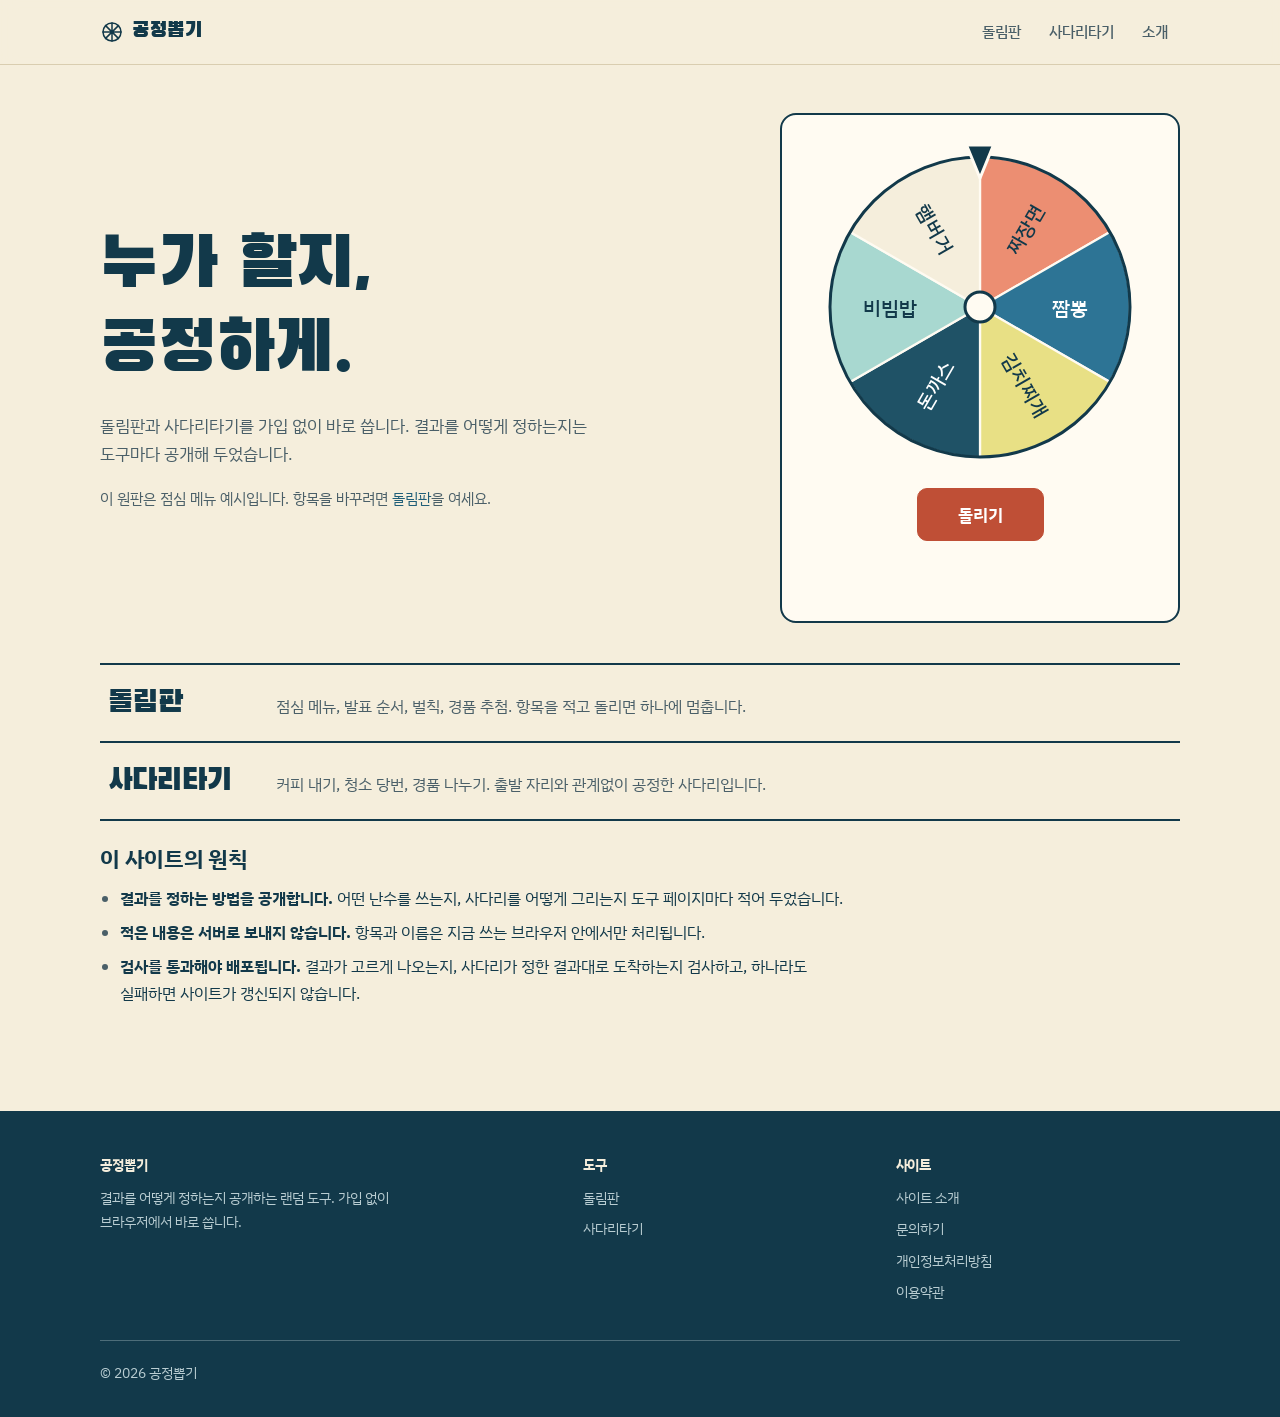
<file: index.html>
<!doctype html>
<html lang="ko">
<head>
  <meta charset="utf-8">
  <meta name="viewport" content="width=device-width, initial-scale=1">
  <title>공정뽑기 — 돌림판 · 사다리타기 무료 랜덤 도구</title>
  <meta name="description" content="돌림판(룰렛 돌리기)과 사다리타기를 가입 없이 바로 쓰는 무료 랜덤 도구. 결과를 어떻게 정하는지 공개하는 랜덤 도구입니다.">
  <link rel="canonical" href="https://rot-phi.vercel.app/">
  
  <meta property="og:type" content="website">
  <meta property="og:site_name" content="공정뽑기">
  <meta property="og:title" content="공정뽑기 — 돌림판 · 사다리타기 무료 랜덤 도구">
  <meta property="og:description" content="돌림판(룰렛 돌리기)과 사다리타기를 가입 없이 바로 쓰는 무료 랜덤 도구. 결과를 어떻게 정하는지 공개하는 랜덤 도구입니다.">
  <meta property="og:url" content="https://rot-phi.vercel.app/">
  <meta property="og:locale" content="ko_KR">
  <meta name="twitter:card" content="summary">
  <link rel="icon" href="data:image/svg+xml,<svg xmlns='http://www.w3.org/2000/svg' viewBox='0 0 24 24'><circle cx='12' cy='12' r='10' fill='%23BF4F36'/><path d='M12 2v20M2 12h20' stroke='%23FFFBF2' stroke-width='2'/></svg>">
  <link rel="preconnect" href="https://fonts.googleapis.com">
  <link rel="preconnect" href="https://fonts.gstatic.com" crossorigin>
  <link rel="stylesheet" href="https://fonts.googleapis.com/css2?family=Black+Han+Sans&family=IBM+Plex+Sans+KR:wght@400;500;700&display=swap" media="print" onload="this.media='all'">
  <noscript><link rel="stylesheet" href="https://fonts.googleapis.com/css2?family=Black+Han+Sans&family=IBM+Plex+Sans+KR:wght@400;500;700&display=swap"></noscript>
  <link rel="stylesheet" href="/assets/tokens.css">
  <link rel="stylesheet" href="/assets/style.css">
  <script type="application/ld+json">{"@context":"https://schema.org","@graph":[{"@type":"WebSite","name":"공정뽑기","url":"https://rot-phi.vercel.app/","inLanguage":"ko"}]}</script>
  
</head>
<body>
  <a class="skip-link" href="#main">본문 바로가기</a>
  <header class="header">
  <div class="container header__inner">
    <a class="logo" href="/"><svg class="icon " viewBox="0 0 24 24" aria-hidden="true"><circle cx="12" cy="12" r="9"/><path d="M12 3v18M3 12h18M5.6 5.6l12.8 12.8M18.4 5.6 5.6 18.4"/></svg><span>공정뽑기</span></a>
    <nav class="nav" aria-label="주요 메뉴"><a href="/roulette.html">돌림판</a><a href="/ladder.html">사다리타기</a><a href="/about.html">소개</a></nav>
    <details class="menu">
      <summary aria-label="메뉴 열기"><svg class="icon " viewBox="0 0 24 24" aria-hidden="true"><path d="M4 6h16M4 12h16M4 18h16"/></svg></summary>
      <div class="menu__panel"><a href="/roulette.html">돌림판</a><a href="/ladder.html">사다리타기</a><a href="/about.html">소개</a></div>
    </details>
  </div>
</header>
  <main id="main">
<section class="hero container">
  <div class="hero__text">
    <h1>누가 할지,<br>공정하게.</h1>
    <p class="lede">돌림판과 사다리타기를 가입 없이 바로 씁니다. 결과를 어떻게 정하는지는 도구마다 공개해 두었습니다.</p>
    <p class="hero__hint">이 원판은 점심 메뉴 예시입니다. 항목을 바꾸려면 <a href="/roulette.html">돌림판</a>을 여세요.</p>
  </div>
  <div class="hero__demo"><div class="wheel">
      <svg id="wheel" viewBox="-110 -112 220 222" role="img" aria-label="돌림판 원판">
        <g id="wheel-rotor"></g>
        <circle class="wheel__rim" r="100"/>
        <circle class="wheel__hub" r="10"/>
        <path class="wheel__pointer" d="M0,-86 L-9,-108 L9,-108 Z"/>
      </svg>
      <button id="spin" class="btn btn--lg" type="button">돌리기</button>
      <p id="result" class="result" aria-live="polite"></p>
    </div></div>
</section>
<section class="container" aria-label="도구">
  <ul class="tool-list"><li><a href="/roulette.html"><span class="tool-list__name">돌림판</span><span class="tool-list__desc">점심 메뉴, 발표 순서, 벌칙, 경품 추첨. 항목을 적고 돌리면 하나에 멈춥니다.</span></a></li><li><a href="/ladder.html"><span class="tool-list__name">사다리타기</span><span class="tool-list__desc">커피 내기, 청소 당번, 경품 나누기. 출발 자리와 관계없이 공정한 사다리입니다.</span></a></li></ul>
</section>
<section class="container prose home-principles">
  <h2>이 사이트의 원칙</h2>
  <ul>
    <li><strong>결과를 정하는 방법을 공개합니다.</strong> 어떤 난수를 쓰는지, 사다리를 어떻게 그리는지 도구 페이지마다 적어 두었습니다.</li>
    <li><strong>적은 내용은 서버로 보내지 않습니다.</strong> 항목과 이름은 지금 쓰는 브라우저 안에서만 처리됩니다.</li>
    <li><strong>검사를 통과해야 배포됩니다.</strong> 결과가 고르게 나오는지, 사다리가 정한 결과대로 도착하는지 검사하고, 하나라도 실패하면 사이트가 갱신되지 않습니다.</li>
  </ul>
</section>
  </main>
  <footer class="footer">
  <div class="container">
    <div class="footer__grid footer__grid--3">
      <div>
        <h2>공정뽑기</h2>
        <p class="footer__desc">결과를 어떻게 정하는지 공개하는 랜덤 도구. 가입 없이 브라우저에서 바로 씁니다.</p>
      </div>
      <div>
        <h2>도구</h2>
        <ul><li><a href="/roulette.html">돌림판</a></li><li><a href="/ladder.html">사다리타기</a></li></ul>
      </div>
      <div>
        <h2>사이트</h2>
        <ul>
          <li><a href="/about.html">사이트 소개</a></li>
          <li><a href="/contact.html">문의하기</a></li>
          <li><a href="/privacy.html">개인정보처리방침</a></li>
          <li><a href="/terms.html">이용약관</a></li>
        </ul>
      </div>
    </div>
    <div class="footer__bottom"><span>© 2026 공정뽑기</span></div>
  </div>
</footer>
  <script src="/assets/random.js" defer></script>
  <script src="/assets/roulette.js" defer></script>
</body>
</html>
</file>
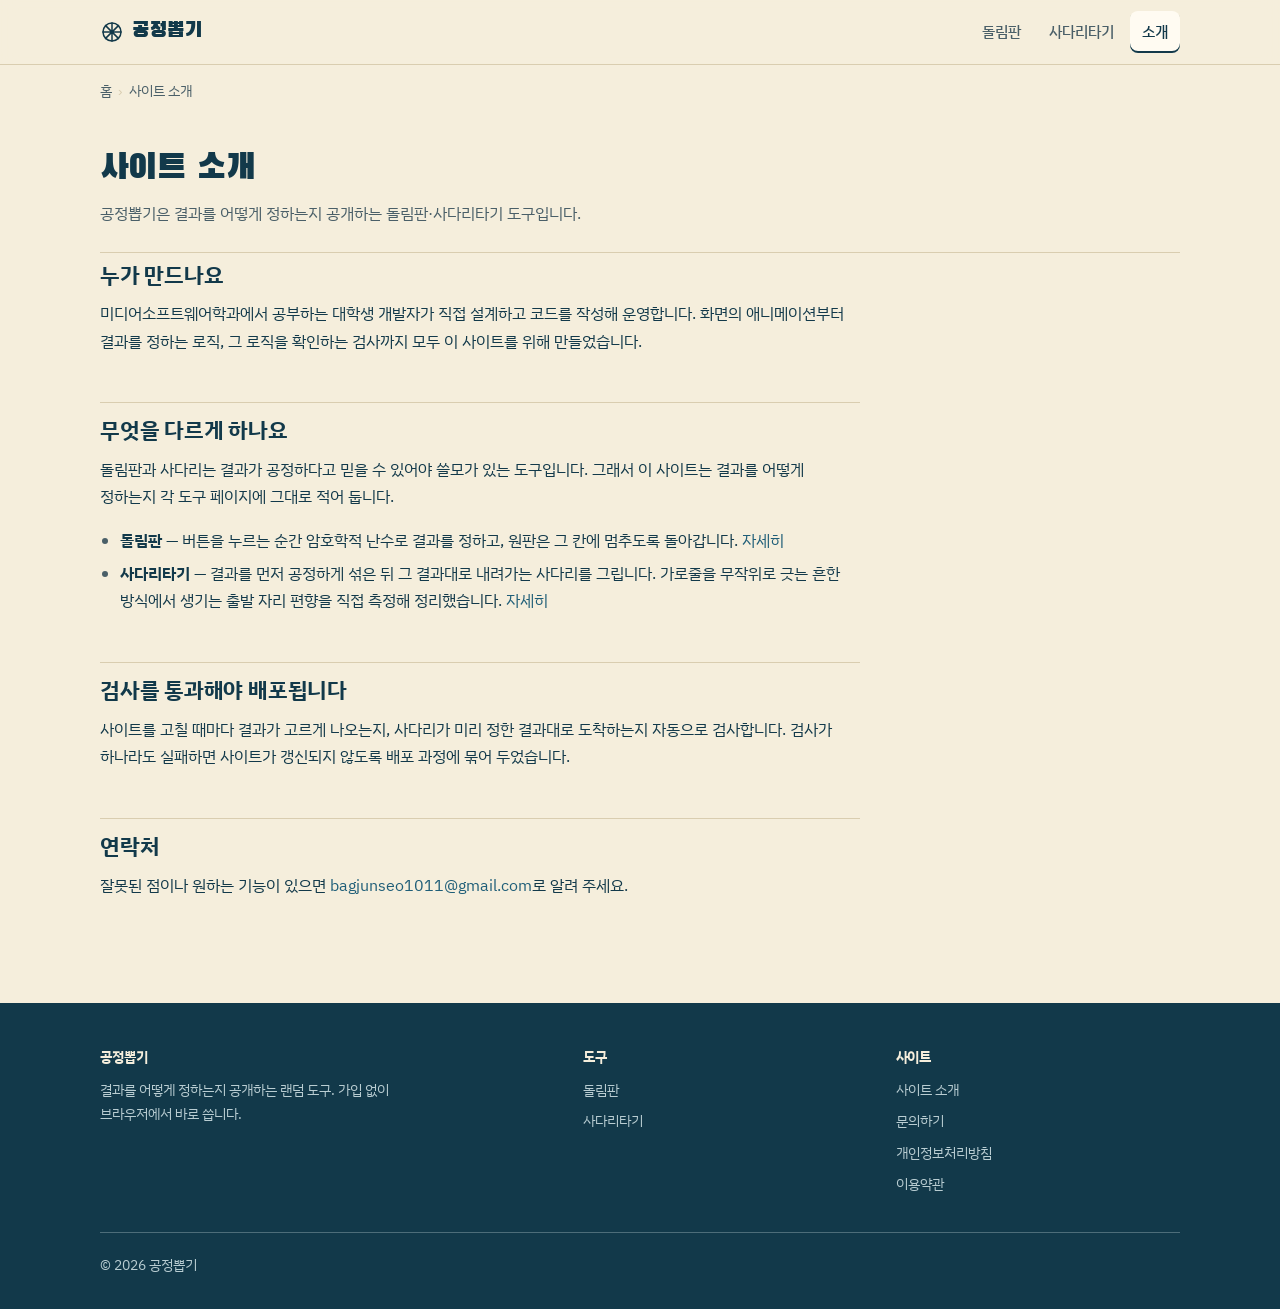
<file: about.html>
<!doctype html>
<html lang="ko">
<head>
  <meta charset="utf-8">
  <meta name="viewport" content="width=device-width, initial-scale=1">
  <title>사이트 소개 | 공정뽑기</title>
  <meta name="description" content="공정뽑기은 결과를 어떻게 정하는지 공개하는 돌림판·사다리타기 도구입니다.">
  <link rel="canonical" href="https://rot-phi.vercel.app/about.html">
  
  <meta property="og:type" content="website">
  <meta property="og:site_name" content="공정뽑기">
  <meta property="og:title" content="사이트 소개 | 공정뽑기">
  <meta property="og:description" content="공정뽑기은 결과를 어떻게 정하는지 공개하는 돌림판·사다리타기 도구입니다.">
  <meta property="og:url" content="https://rot-phi.vercel.app/about.html">
  <meta property="og:locale" content="ko_KR">
  <meta name="twitter:card" content="summary">
  <link rel="icon" href="data:image/svg+xml,<svg xmlns='http://www.w3.org/2000/svg' viewBox='0 0 24 24'><circle cx='12' cy='12' r='10' fill='%23BF4F36'/><path d='M12 2v20M2 12h20' stroke='%23FFFBF2' stroke-width='2'/></svg>">
  <link rel="preconnect" href="https://fonts.googleapis.com">
  <link rel="preconnect" href="https://fonts.gstatic.com" crossorigin>
  <link rel="stylesheet" href="https://fonts.googleapis.com/css2?family=Black+Han+Sans&family=IBM+Plex+Sans+KR:wght@400;500;700&display=swap" media="print" onload="this.media='all'">
  <noscript><link rel="stylesheet" href="https://fonts.googleapis.com/css2?family=Black+Han+Sans&family=IBM+Plex+Sans+KR:wght@400;500;700&display=swap"></noscript>
  <link rel="stylesheet" href="/assets/tokens.css">
  <link rel="stylesheet" href="/assets/style.css">
  <script type="application/ld+json">{"@context":"https://schema.org","@graph":[{"@type":"BreadcrumbList","itemListElement":[{"@type":"ListItem","position":1,"name":"홈","item":"https://rot-phi.vercel.app/"},{"@type":"ListItem","position":2,"name":"사이트 소개","item":"https://rot-phi.vercel.app/about.html"}]}]}</script>
  
</head>
<body>
  <a class="skip-link" href="#main">본문 바로가기</a>
  <header class="header">
  <div class="container header__inner">
    <a class="logo" href="/"><svg class="icon " viewBox="0 0 24 24" aria-hidden="true"><circle cx="12" cy="12" r="9"/><path d="M12 3v18M3 12h18M5.6 5.6l12.8 12.8M18.4 5.6 5.6 18.4"/></svg><span>공정뽑기</span></a>
    <nav class="nav" aria-label="주요 메뉴"><a href="/roulette.html">돌림판</a><a href="/ladder.html">사다리타기</a><a href="/about.html" aria-current="page">소개</a></nav>
    <details class="menu">
      <summary aria-label="메뉴 열기"><svg class="icon " viewBox="0 0 24 24" aria-hidden="true"><path d="M4 6h16M4 12h16M4 18h16"/></svg></summary>
      <div class="menu__panel"><a href="/roulette.html">돌림판</a><a href="/ladder.html">사다리타기</a><a href="/about.html" aria-current="page">소개</a></div>
    </details>
  </div>
</header>
  <main id="main">
<nav class="breadcrumb container" aria-label="현재 위치"><ol><li><a href="/">홈</a></li><li>사이트 소개</li></ol></nav>
<div class="container">
  <div class="page-head"><h1>사이트 소개</h1><p class="lede">공정뽑기은 결과를 어떻게 정하는지 공개하는 돌림판·사다리타기 도구입니다.</p></div>
  <article class="prose article">
      <h2>누가 만드나요</h2>
      <p>미디어소프트웨어학과에서 공부하는 대학생 개발자가 직접 설계하고 코드를 작성해 운영합니다. 화면의 애니메이션부터 결과를 정하는 로직, 그 로직을 확인하는 검사까지 모두 이 사이트를 위해 만들었습니다.</p>
      <h2>무엇을 다르게 하나요</h2>
      <p>돌림판과 사다리는 결과가 공정하다고 믿을 수 있어야 쓸모가 있는 도구입니다. 그래서 이 사이트는 결과를 어떻게 정하는지 각 도구 페이지에 그대로 적어 둡니다.</p>
      <ul>
        <li><strong>돌림판</strong> — 버튼을 누르는 순간 암호학적 난수로 결과를 정하고, 원판은 그 칸에 멈추도록 돌아갑니다. <a href="/roulette.html">자세히</a></li>
        <li><strong>사다리타기</strong> — 결과를 먼저 공정하게 섞은 뒤 그 결과대로 내려가는 사다리를 그립니다. 가로줄을 무작위로 긋는 흔한 방식에서 생기는 출발 자리 편향을 직접 측정해 정리했습니다. <a href="/ladder.html">자세히</a></li>
      </ul>
      <h2>검사를 통과해야 배포됩니다</h2>
      <p>사이트를 고칠 때마다 결과가 고르게 나오는지, 사다리가 미리 정한 결과대로 도착하는지 자동으로 검사합니다. 검사가 하나라도 실패하면 사이트가 갱신되지 않도록 배포 과정에 묶어 두었습니다.</p>
      <h2>연락처</h2>
      <p>잘못된 점이나 원하는 기능이 있으면 <a href="mailto:bagjunseo1011@gmail.com">bagjunseo1011@gmail.com</a>로 알려 주세요.</p></article>
</div>
  </main>
  <footer class="footer">
  <div class="container">
    <div class="footer__grid footer__grid--3">
      <div>
        <h2>공정뽑기</h2>
        <p class="footer__desc">결과를 어떻게 정하는지 공개하는 랜덤 도구. 가입 없이 브라우저에서 바로 씁니다.</p>
      </div>
      <div>
        <h2>도구</h2>
        <ul><li><a href="/roulette.html">돌림판</a></li><li><a href="/ladder.html">사다리타기</a></li></ul>
      </div>
      <div>
        <h2>사이트</h2>
        <ul>
          <li><a href="/about.html">사이트 소개</a></li>
          <li><a href="/contact.html">문의하기</a></li>
          <li><a href="/privacy.html">개인정보처리방침</a></li>
          <li><a href="/terms.html">이용약관</a></li>
        </ul>
      </div>
    </div>
    <div class="footer__bottom"><span>© 2026 공정뽑기</span></div>
  </div>
</footer>
  
</body>
</html>
</file>
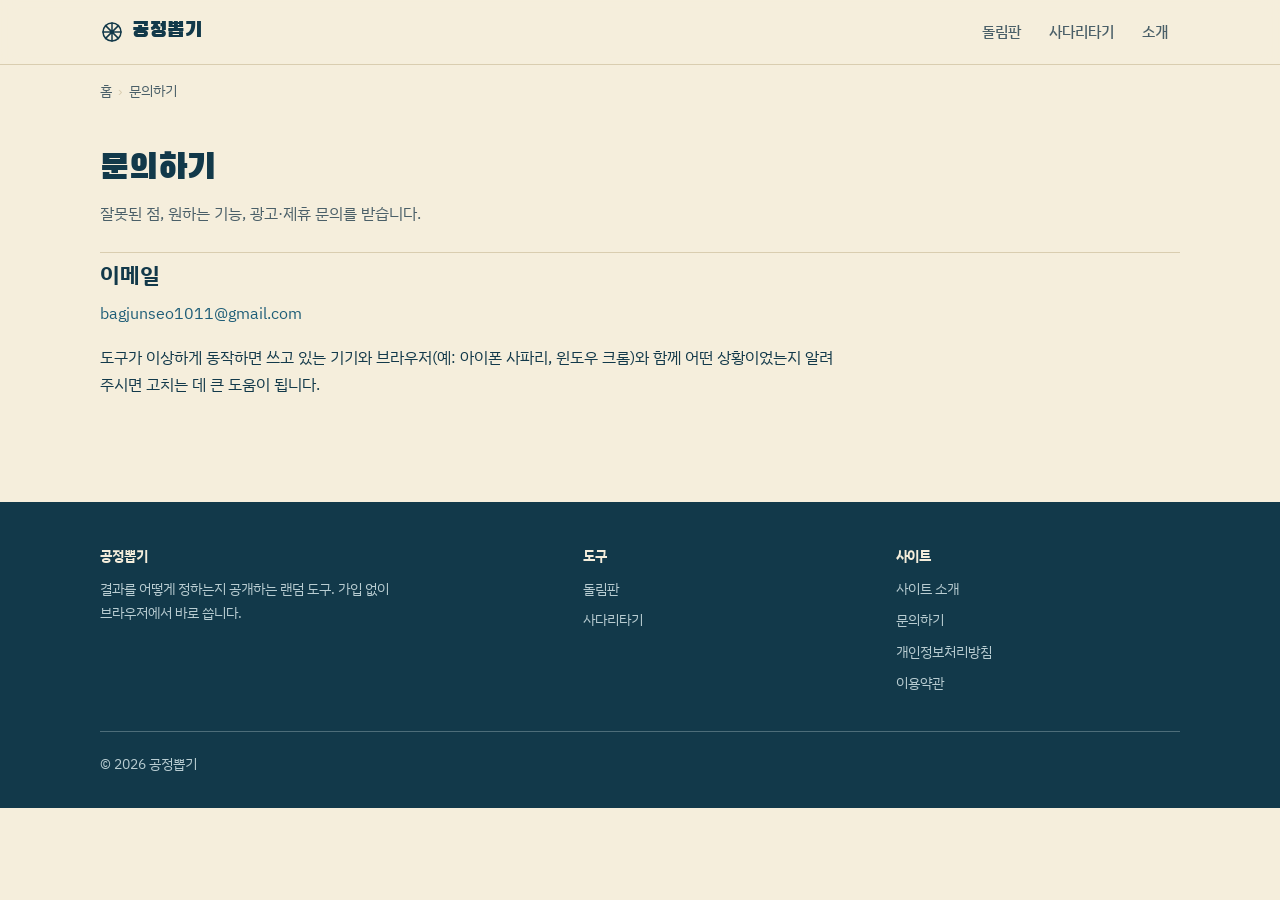
<file: contact.html>
<!doctype html>
<html lang="ko">
<head>
  <meta charset="utf-8">
  <meta name="viewport" content="width=device-width, initial-scale=1">
  <title>문의하기 | 공정뽑기</title>
  <meta name="description" content="잘못된 점, 원하는 기능, 광고·제휴 문의를 받습니다.">
  <link rel="canonical" href="https://rot-phi.vercel.app/contact.html">
  
  <meta property="og:type" content="website">
  <meta property="og:site_name" content="공정뽑기">
  <meta property="og:title" content="문의하기 | 공정뽑기">
  <meta property="og:description" content="잘못된 점, 원하는 기능, 광고·제휴 문의를 받습니다.">
  <meta property="og:url" content="https://rot-phi.vercel.app/contact.html">
  <meta property="og:locale" content="ko_KR">
  <meta name="twitter:card" content="summary">
  <link rel="icon" href="data:image/svg+xml,<svg xmlns='http://www.w3.org/2000/svg' viewBox='0 0 24 24'><circle cx='12' cy='12' r='10' fill='%23BF4F36'/><path d='M12 2v20M2 12h20' stroke='%23FFFBF2' stroke-width='2'/></svg>">
  <link rel="preconnect" href="https://fonts.googleapis.com">
  <link rel="preconnect" href="https://fonts.gstatic.com" crossorigin>
  <link rel="stylesheet" href="https://fonts.googleapis.com/css2?family=Black+Han+Sans&family=IBM+Plex+Sans+KR:wght@400;500;700&display=swap" media="print" onload="this.media='all'">
  <noscript><link rel="stylesheet" href="https://fonts.googleapis.com/css2?family=Black+Han+Sans&family=IBM+Plex+Sans+KR:wght@400;500;700&display=swap"></noscript>
  <link rel="stylesheet" href="/assets/tokens.css">
  <link rel="stylesheet" href="/assets/style.css">
  <script type="application/ld+json">{"@context":"https://schema.org","@graph":[{"@type":"BreadcrumbList","itemListElement":[{"@type":"ListItem","position":1,"name":"홈","item":"https://rot-phi.vercel.app/"},{"@type":"ListItem","position":2,"name":"문의하기","item":"https://rot-phi.vercel.app/contact.html"}]}]}</script>
  
</head>
<body>
  <a class="skip-link" href="#main">본문 바로가기</a>
  <header class="header">
  <div class="container header__inner">
    <a class="logo" href="/"><svg class="icon " viewBox="0 0 24 24" aria-hidden="true"><circle cx="12" cy="12" r="9"/><path d="M12 3v18M3 12h18M5.6 5.6l12.8 12.8M18.4 5.6 5.6 18.4"/></svg><span>공정뽑기</span></a>
    <nav class="nav" aria-label="주요 메뉴"><a href="/roulette.html">돌림판</a><a href="/ladder.html">사다리타기</a><a href="/about.html">소개</a></nav>
    <details class="menu">
      <summary aria-label="메뉴 열기"><svg class="icon " viewBox="0 0 24 24" aria-hidden="true"><path d="M4 6h16M4 12h16M4 18h16"/></svg></summary>
      <div class="menu__panel"><a href="/roulette.html">돌림판</a><a href="/ladder.html">사다리타기</a><a href="/about.html">소개</a></div>
    </details>
  </div>
</header>
  <main id="main">
<nav class="breadcrumb container" aria-label="현재 위치"><ol><li><a href="/">홈</a></li><li>문의하기</li></ol></nav>
<div class="container">
  <div class="page-head"><h1>문의하기</h1><p class="lede">잘못된 점, 원하는 기능, 광고·제휴 문의를 받습니다.</p></div>
  <article class="prose article">
      <h2>이메일</h2>
      <p><a href="mailto:bagjunseo1011@gmail.com">bagjunseo1011@gmail.com</a></p>
      <p>도구가 이상하게 동작하면 쓰고 있는 기기와 브라우저(예: 아이폰 사파리, 윈도우 크롬)와 함께 어떤 상황이었는지 알려 주시면 고치는 데 큰 도움이 됩니다.</p></article>
</div>
  </main>
  <footer class="footer">
  <div class="container">
    <div class="footer__grid footer__grid--3">
      <div>
        <h2>공정뽑기</h2>
        <p class="footer__desc">결과를 어떻게 정하는지 공개하는 랜덤 도구. 가입 없이 브라우저에서 바로 씁니다.</p>
      </div>
      <div>
        <h2>도구</h2>
        <ul><li><a href="/roulette.html">돌림판</a></li><li><a href="/ladder.html">사다리타기</a></li></ul>
      </div>
      <div>
        <h2>사이트</h2>
        <ul>
          <li><a href="/about.html">사이트 소개</a></li>
          <li><a href="/contact.html">문의하기</a></li>
          <li><a href="/privacy.html">개인정보처리방침</a></li>
          <li><a href="/terms.html">이용약관</a></li>
        </ul>
      </div>
    </div>
    <div class="footer__bottom"><span>© 2026 공정뽑기</span></div>
  </div>
</footer>
  
</body>
</html>
</file>
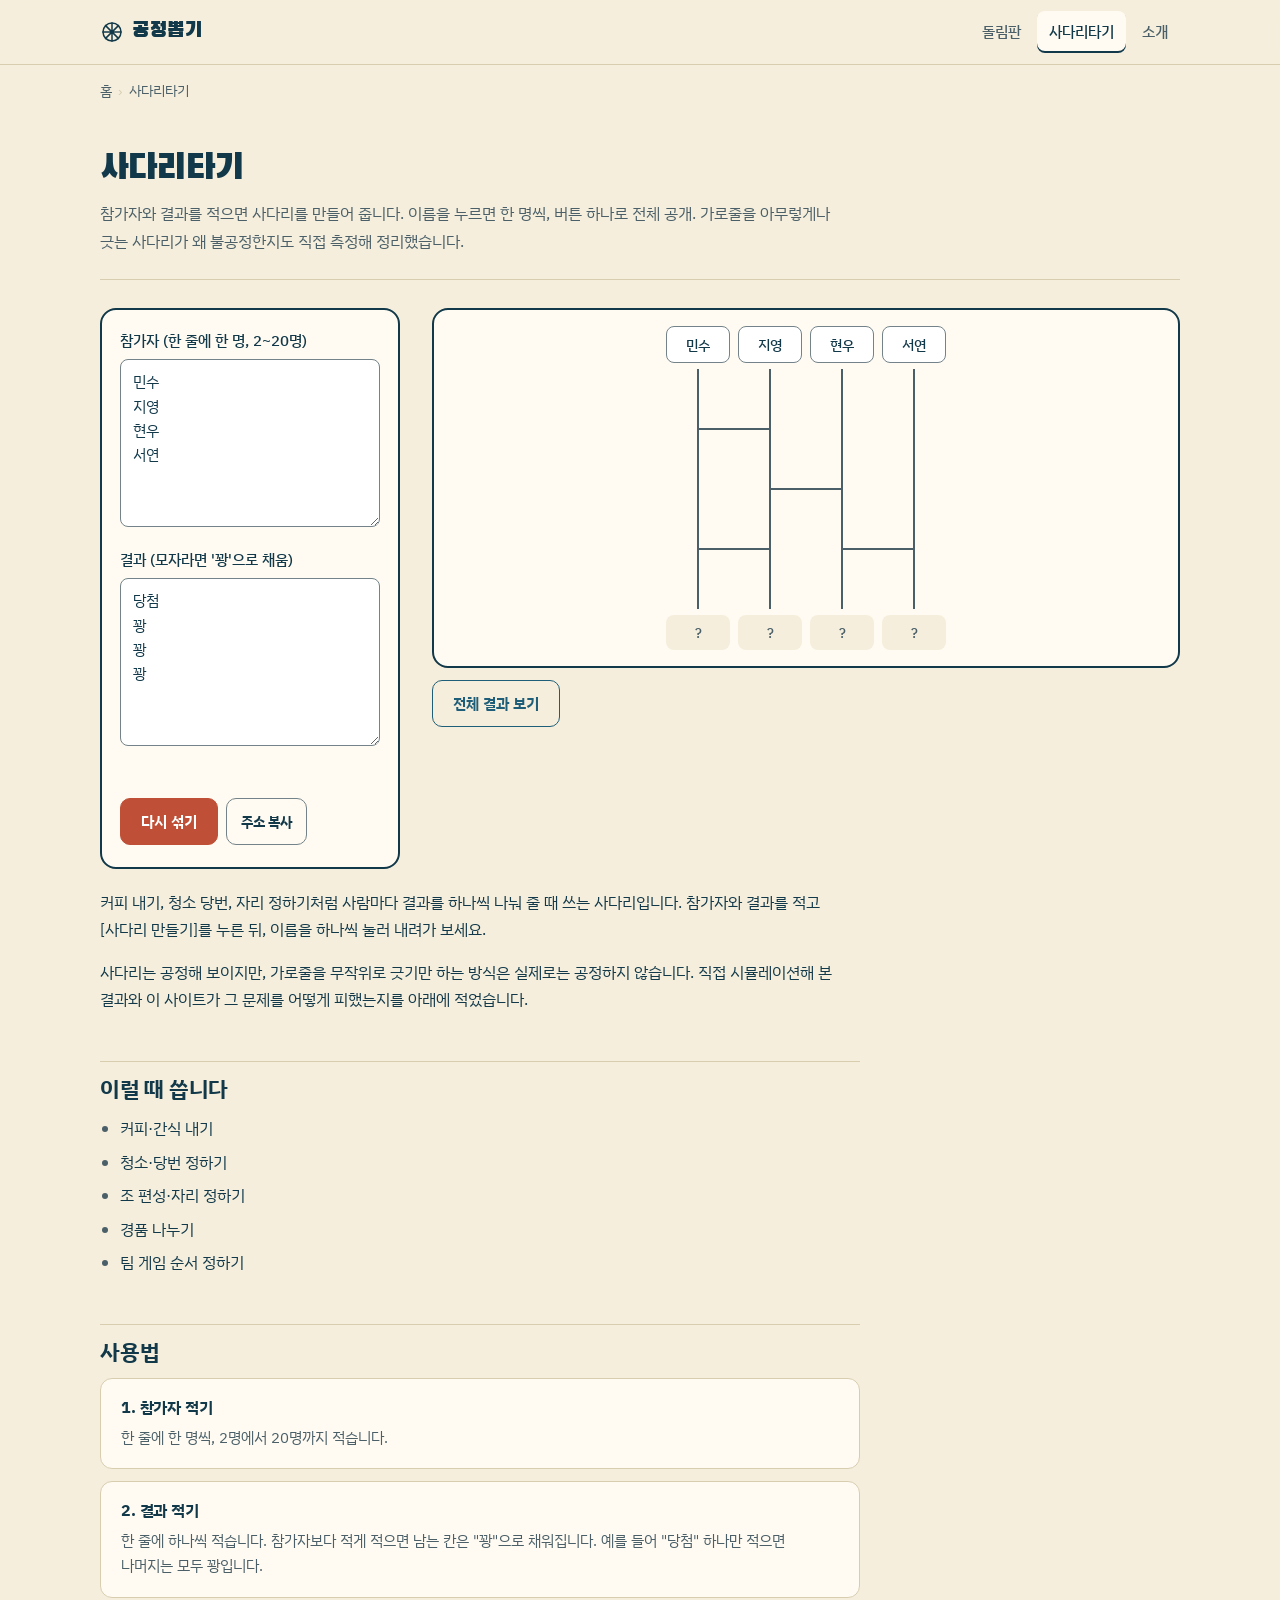
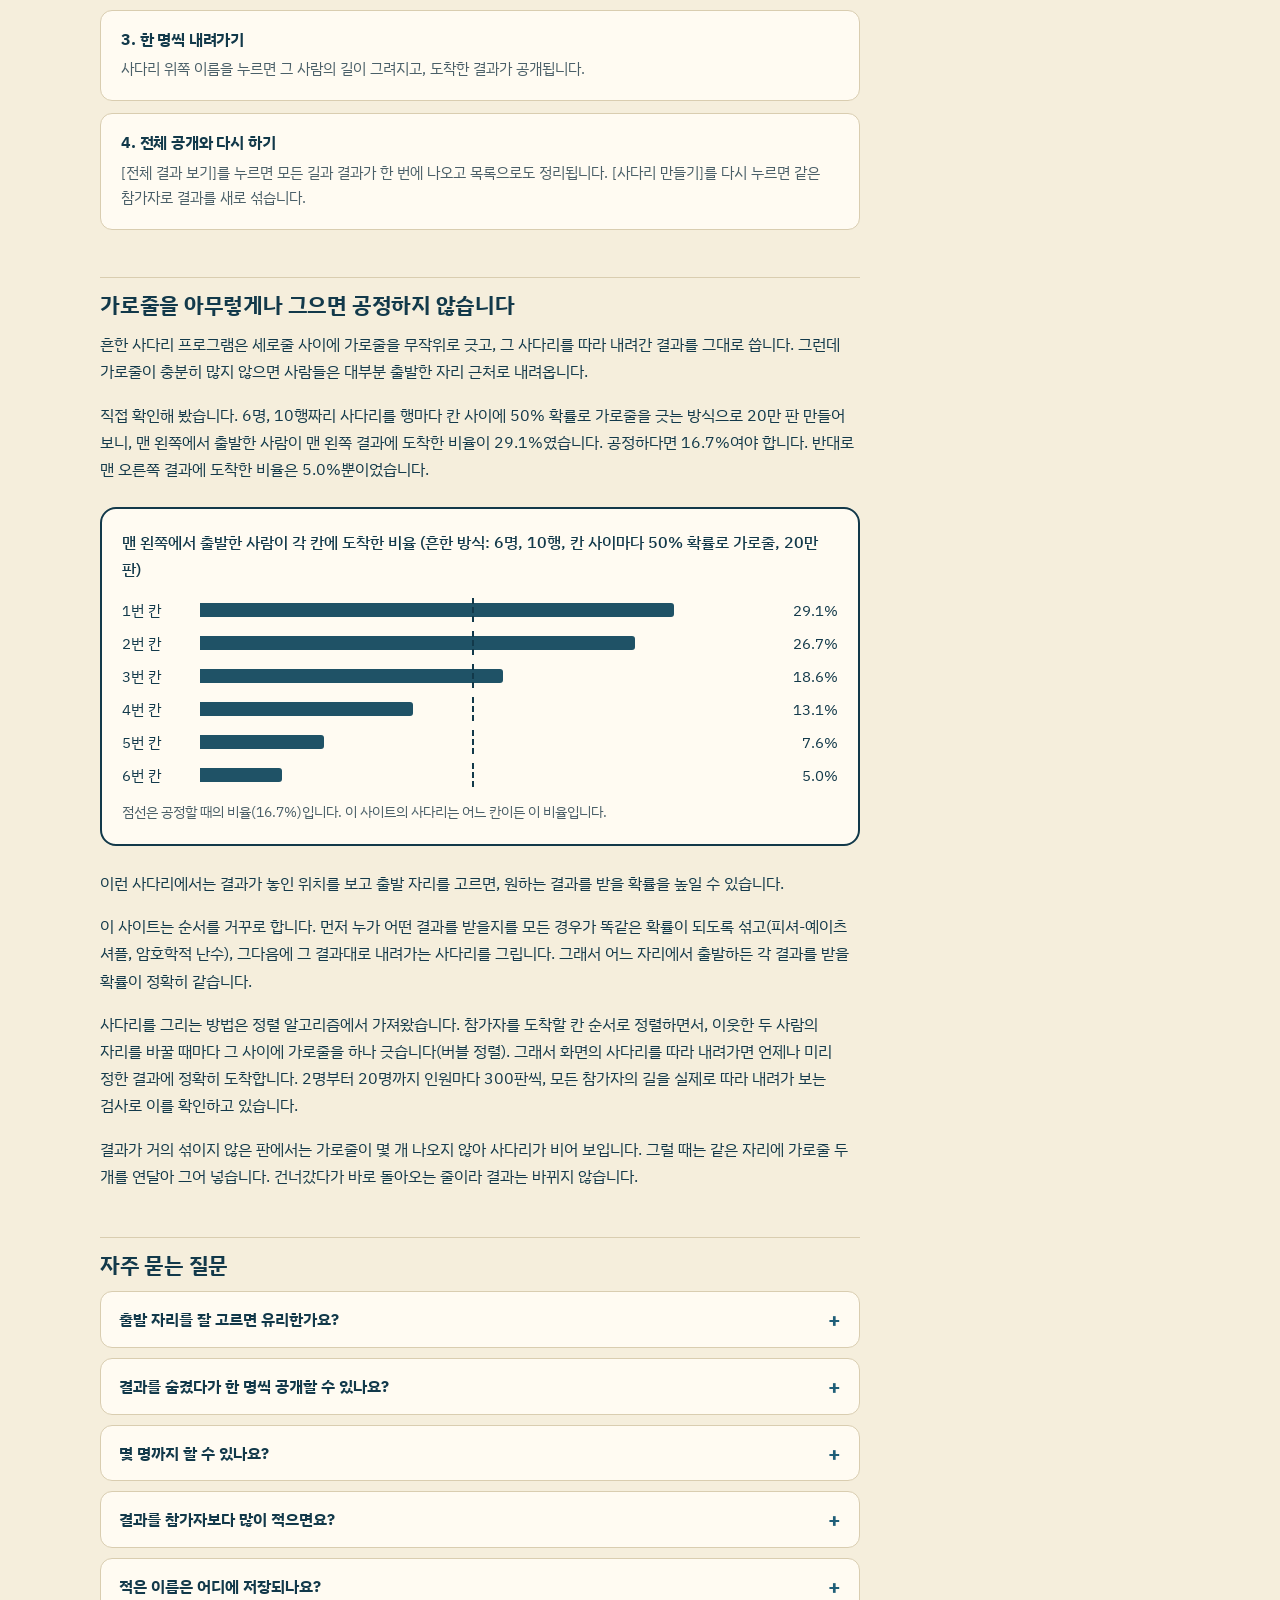
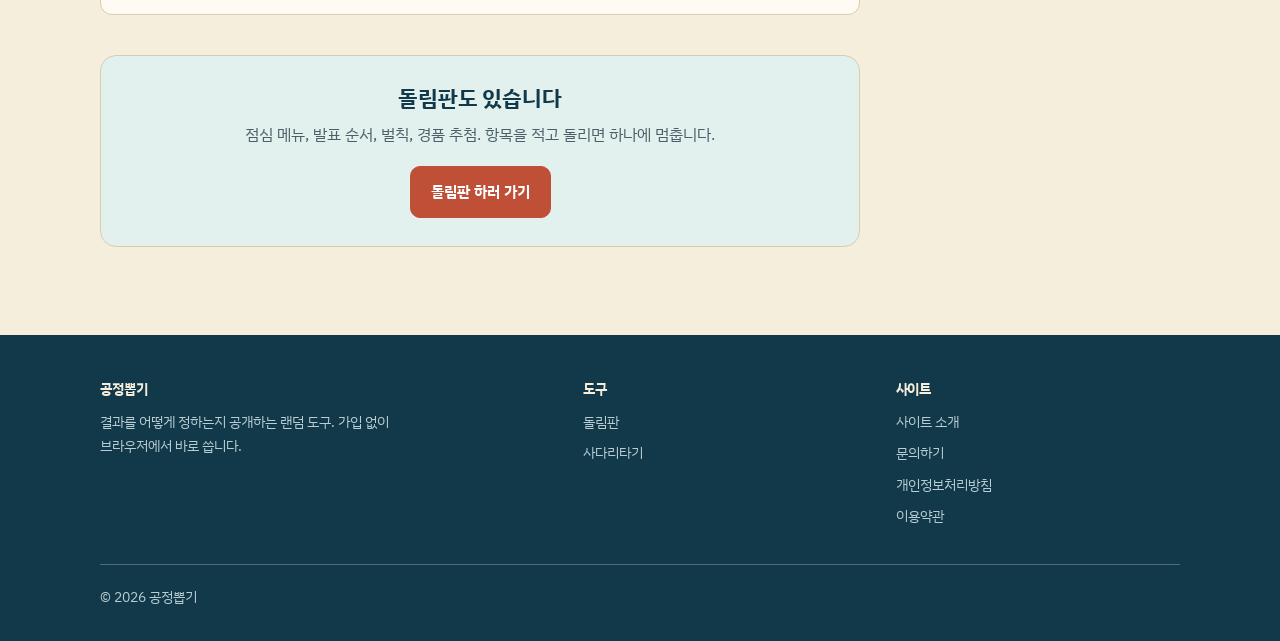
<file: ladder.html>
<!doctype html>
<html lang="ko">
<head>
  <meta charset="utf-8">
  <meta name="viewport" content="width=device-width, initial-scale=1">
  <title>사다리타기 · 사다리게임 — 결과가 공정한 무료 사다리 | 공정뽑기</title>
  <meta name="description" content="참가자와 결과를 적으면 사다리를 만들어 줍니다. 이름을 누르면 한 명씩, 버튼 하나로 전체 공개. 가로줄을 아무렇게나 긋는 사다리가 왜 불공정한지도 직접 측정해 정리했습니다.">
  <link rel="canonical" href="https://rot-phi.vercel.app/ladder.html">
  
  <meta property="og:type" content="website">
  <meta property="og:site_name" content="공정뽑기">
  <meta property="og:title" content="사다리타기 · 사다리게임 — 결과가 공정한 무료 사다리 | 공정뽑기">
  <meta property="og:description" content="참가자와 결과를 적으면 사다리를 만들어 줍니다. 이름을 누르면 한 명씩, 버튼 하나로 전체 공개. 가로줄을 아무렇게나 긋는 사다리가 왜 불공정한지도 직접 측정해 정리했습니다.">
  <meta property="og:url" content="https://rot-phi.vercel.app/ladder.html">
  <meta property="og:locale" content="ko_KR">
  <meta name="twitter:card" content="summary">
  <link rel="icon" href="data:image/svg+xml,<svg xmlns='http://www.w3.org/2000/svg' viewBox='0 0 24 24'><circle cx='12' cy='12' r='10' fill='%23BF4F36'/><path d='M12 2v20M2 12h20' stroke='%23FFFBF2' stroke-width='2'/></svg>">
  <link rel="preconnect" href="https://fonts.googleapis.com">
  <link rel="preconnect" href="https://fonts.gstatic.com" crossorigin>
  <link rel="stylesheet" href="https://fonts.googleapis.com/css2?family=Black+Han+Sans&family=IBM+Plex+Sans+KR:wght@400;500;700&display=swap" media="print" onload="this.media='all'">
  <noscript><link rel="stylesheet" href="https://fonts.googleapis.com/css2?family=Black+Han+Sans&family=IBM+Plex+Sans+KR:wght@400;500;700&display=swap"></noscript>
  <link rel="stylesheet" href="/assets/tokens.css">
  <link rel="stylesheet" href="/assets/style.css">
  <script type="application/ld+json">{"@context":"https://schema.org","@graph":[{"@type":"BreadcrumbList","itemListElement":[{"@type":"ListItem","position":1,"name":"홈","item":"https://rot-phi.vercel.app/"},{"@type":"ListItem","position":2,"name":"사다리타기","item":"https://rot-phi.vercel.app/ladder.html"}]},{"@type":"WebApplication","name":"사다리타기 — 공정뽑기","url":"https://rot-phi.vercel.app/ladder.html","applicationCategory":"UtilitiesApplication","operatingSystem":"Any","browserRequirements":"JavaScript 필요","inLanguage":"ko","offers":{"@type":"Offer","price":"0","priceCurrency":"KRW"}},{"@type":"FAQPage","mainEntity":[{"@type":"Question","name":"출발 자리를 잘 고르면 유리한가요?","acceptedAnswer":{"@type":"Answer","text":"이 사이트의 사다리에서는 아닙니다. 결과를 먼저 공정하게 섞은 뒤 사다리를 그리기 때문에, 어느 자리에서 출발하든 각 결과를 받을 확률이 같습니다."}},{"@type":"Question","name":"결과를 숨겼다가 한 명씩 공개할 수 있나요?","acceptedAnswer":{"@type":"Answer","text":"네. 처음에는 아래쪽 결과가 모두 \"?\"로 가려져 있고, 이름을 누를 때마다 그 사람의 길과 결과만 공개됩니다."}},{"@type":"Question","name":"몇 명까지 할 수 있나요?","acceptedAnswer":{"@type":"Answer","text":"20명까지입니다. 인원이 많으면 사다리가 화면보다 넓어지는데, 그때는 사다리 영역을 옆으로 밀어서 보면 됩니다."}},{"@type":"Question","name":"결과를 참가자보다 많이 적으면요?","acceptedAnswer":{"@type":"Answer","text":"사다리를 만들지 않고 안내 문구를 보여 줍니다. 결과 칸은 참가자 수와 같아야 하기 때문입니다. 적게 적은 경우에는 남는 칸을 \"꽝\"으로 채웁니다."}},{"@type":"Question","name":"적은 이름은 어디에 저장되나요?","acceptedAnswer":{"@type":"Answer","text":"지금 쓰는 브라우저의 저장 공간에만 저장되고 서버로는 보내지 않습니다. [주소 복사]로 만든 주소에는 참가자와 결과가 들어 있으니 공유할 때 참고하세요."}}]}]}</script>
  
</head>
<body>
  <a class="skip-link" href="#main">본문 바로가기</a>
  <header class="header">
  <div class="container header__inner">
    <a class="logo" href="/"><svg class="icon " viewBox="0 0 24 24" aria-hidden="true"><circle cx="12" cy="12" r="9"/><path d="M12 3v18M3 12h18M5.6 5.6l12.8 12.8M18.4 5.6 5.6 18.4"/></svg><span>공정뽑기</span></a>
    <nav class="nav" aria-label="주요 메뉴"><a href="/roulette.html">돌림판</a><a href="/ladder.html" aria-current="page">사다리타기</a><a href="/about.html">소개</a></nav>
    <details class="menu">
      <summary aria-label="메뉴 열기"><svg class="icon " viewBox="0 0 24 24" aria-hidden="true"><path d="M4 6h16M4 12h16M4 18h16"/></svg></summary>
      <div class="menu__panel"><a href="/roulette.html">돌림판</a><a href="/ladder.html" aria-current="page">사다리타기</a><a href="/about.html">소개</a></div>
    </details>
  </div>
</header>
  <main id="main">
<nav class="breadcrumb container" aria-label="현재 위치"><ol><li><a href="/">홈</a></li><li>사다리타기</li></ol></nav>
<div class="container">
  <div class="page-head"><h1>사다리타기</h1><p class="lede">참가자와 결과를 적으면 사다리를 만들어 줍니다. 이름을 누르면 한 명씩, 버튼 하나로 전체 공개. 가로줄을 아무렇게나 긋는 사다리가 왜 불공정한지도 직접 측정해 정리했습니다.</p></div>
</div>
<section class="tool container" aria-label="사다리타기">
  <noscript><p class="callout callout--warn">이 도구는 자바스크립트가 켜져 있어야 동작합니다.</p></noscript>
  <div class="tool__grid tool__grid--ladder">
    <div class="panel">
      <label for="players">참가자 (한 줄에 한 명, 2~20명)</label>
      <textarea id="players" rows="6" spellcheck="false"></textarea>
      <label for="prizes">결과 (모자라면 '꽝'으로 채움)</label>
      <textarea id="prizes" rows="6" spellcheck="false"></textarea>
      <p id="ladder-msg" class="msg" aria-live="polite"></p>
      <div class="panel__actions">
        <button id="make" class="btn" type="button">사다리 만들기</button>
        <button id="share" class="btn btn--ghost btn--sm" type="button">주소 복사</button>
      </div>
    </div>
    <div class="board">
      <div class="board__scroll"><div id="board" class="board__inner"></div></div>
      <div class="board__actions"><button id="reveal-all" class="btn btn--outline" type="button" disabled>전체 결과 보기</button></div>
      <ol id="ladder-result" class="history" aria-live="polite"></ol>
    </div>
  </div>
</section>
<div class="container">
  <article class="prose article">
    <p>커피 내기, 청소 당번, 자리 정하기처럼 사람마다 결과를 하나씩 나눠 줄 때 쓰는 사다리입니다. 참가자와 결과를 적고 [사다리 만들기]를 누른 뒤, 이름을 하나씩 눌러 내려가 보세요.</p><p>사다리는 공정해 보이지만, 가로줄을 무작위로 긋기만 하는 방식은 실제로는 공정하지 않습니다. 직접 시뮬레이션해 본 결과와 이 사이트가 그 문제를 어떻게 피했는지를 아래에 적었습니다.</p>

    <h2>이럴 때 씁니다</h2>
    <ul><li>커피·간식 내기</li><li>청소·당번 정하기</li><li>조 편성·자리 정하기</li><li>경품 나누기</li><li>팀 게임 순서 정하기</li></ul>

    <h2>사용법</h2>
    <ol class="steps"><li><h3>1. 참가자 적기</h3><p>한 줄에 한 명씩, 2명에서 20명까지 적습니다.</p></li><li><h3>2. 결과 적기</h3><p>한 줄에 하나씩 적습니다. 참가자보다 적게 적으면 남는 칸은 &quot;꽝&quot;으로 채워집니다. 예를 들어 &quot;당첨&quot; 하나만 적으면 나머지는 모두 꽝입니다.</p></li><li><h3>3. 한 명씩 내려가기</h3><p>사다리 위쪽 이름을 누르면 그 사람의 길이 그려지고, 도착한 결과가 공개됩니다.</p></li><li><h3>4. 전체 공개와 다시 하기</h3><p>[전체 결과 보기]를 누르면 모든 길과 결과가 한 번에 나오고 목록으로도 정리됩니다. [사다리 만들기]를 다시 누르면 같은 참가자로 결과를 새로 섞습니다.</p></li></ol>

    <h2>가로줄을 아무렇게나 그으면 공정하지 않습니다</h2>
    <p>흔한 사다리 프로그램은 세로줄 사이에 가로줄을 무작위로 긋고, 그 사다리를 따라 내려간 결과를 그대로 씁니다. 그런데 가로줄이 충분히 많지 않으면 사람들은 대부분 출발한 자리 근처로 내려옵니다.</p><p>직접 확인해 봤습니다. 6명, 10행짜리 사다리를 행마다 칸 사이에 50% 확률로 가로줄을 긋는 방식으로 20만 판 만들어 보니, 맨 왼쪽에서 출발한 사람이 맨 왼쪽 결과에 도착한 비율이 29.1%였습니다. 공정하다면 16.7%여야 합니다. 반대로 맨 오른쪽 결과에 도착한 비율은 5.0%뿐이었습니다.</p><figure class="proof">
      <figcaption>맨 왼쪽에서 출발한 사람이 각 칸에 도착한 비율 (흔한 방식: 6명, 10행, 칸 사이마다 50% 확률로 가로줄, 20만 판)</figcaption>
      <ol class="proof__rows" style="--fair:47.7%"><li><span class="proof__label">1번 칸</span><span class="proof__track"><span class="proof__bar" style="width:83.1%"></span></span><span class="proof__val">29.1%</span></li><li><span class="proof__label">2번 칸</span><span class="proof__track"><span class="proof__bar" style="width:76.3%"></span></span><span class="proof__val">26.7%</span></li><li><span class="proof__label">3번 칸</span><span class="proof__track"><span class="proof__bar" style="width:53.1%"></span></span><span class="proof__val">18.6%</span></li><li><span class="proof__label">4번 칸</span><span class="proof__track"><span class="proof__bar" style="width:37.4%"></span></span><span class="proof__val">13.1%</span></li><li><span class="proof__label">5번 칸</span><span class="proof__track"><span class="proof__bar" style="width:21.7%"></span></span><span class="proof__val">7.6%</span></li><li><span class="proof__label">6번 칸</span><span class="proof__track"><span class="proof__bar" style="width:14.3%"></span></span><span class="proof__val">5.0%</span></li></ol>
      <p class="proof__note">점선은 공정할 때의 비율(16.7%)입니다. 이 사이트의 사다리는 어느 칸이든 이 비율입니다.</p>
    </figure><p>이런 사다리에서는 결과가 놓인 위치를 보고 출발 자리를 고르면, 원하는 결과를 받을 확률을 높일 수 있습니다.</p><p>이 사이트는 순서를 거꾸로 합니다. 먼저 누가 어떤 결과를 받을지를 모든 경우가 똑같은 확률이 되도록 섞고(피셔-예이츠 셔플, 암호학적 난수), 그다음에 그 결과대로 내려가는 사다리를 그립니다. 그래서 어느 자리에서 출발하든 각 결과를 받을 확률이 정확히 같습니다.</p><p>사다리를 그리는 방법은 정렬 알고리즘에서 가져왔습니다. 참가자를 도착할 칸 순서로 정렬하면서, 이웃한 두 사람의 자리를 바꿀 때마다 그 사이에 가로줄을 하나 긋습니다(버블 정렬). 그래서 화면의 사다리를 따라 내려가면 언제나 미리 정한 결과에 정확히 도착합니다. 2명부터 20명까지 인원마다 300판씩, 모든 참가자의 길을 실제로 따라 내려가 보는 검사로 이를 확인하고 있습니다.</p><p>결과가 거의 섞이지 않은 판에서는 가로줄이 몇 개 나오지 않아 사다리가 비어 보입니다. 그럴 때는 같은 자리에 가로줄 두 개를 연달아 그어 넣습니다. 건너갔다가 바로 돌아오는 줄이라 결과는 바뀌지 않습니다.</p>

    <h2>자주 묻는 질문</h2>
<div class="faq"><details><summary>출발 자리를 잘 고르면 유리한가요?</summary><p>이 사이트의 사다리에서는 아닙니다. 결과를 먼저 공정하게 섞은 뒤 사다리를 그리기 때문에, 어느 자리에서 출발하든 각 결과를 받을 확률이 같습니다.</p></details><details><summary>결과를 숨겼다가 한 명씩 공개할 수 있나요?</summary><p>네. 처음에는 아래쪽 결과가 모두 &quot;?&quot;로 가려져 있고, 이름을 누를 때마다 그 사람의 길과 결과만 공개됩니다.</p></details><details><summary>몇 명까지 할 수 있나요?</summary><p>20명까지입니다. 인원이 많으면 사다리가 화면보다 넓어지는데, 그때는 사다리 영역을 옆으로 밀어서 보면 됩니다.</p></details><details><summary>결과를 참가자보다 많이 적으면요?</summary><p>사다리를 만들지 않고 안내 문구를 보여 줍니다. 결과 칸은 참가자 수와 같아야 하기 때문입니다. 적게 적은 경우에는 남는 칸을 &quot;꽝&quot;으로 채웁니다.</p></details><details><summary>적은 이름은 어디에 저장되나요?</summary><p>지금 쓰는 브라우저의 저장 공간에만 저장되고 서버로는 보내지 않습니다. [주소 복사]로 만든 주소에는 참가자와 결과가 들어 있으니 공유할 때 참고하세요.</p></details></div>

    <div class="cta">
      <h2>돌림판도 있습니다</h2>
      <p>점심 메뉴, 발표 순서, 벌칙, 경품 추첨. 항목을 적고 돌리면 하나에 멈춥니다.</p>
      <a class="btn" href="/roulette.html">돌림판 하러 가기</a>
    </div>
  </article>
</div>
  </main>
  <footer class="footer">
  <div class="container">
    <div class="footer__grid footer__grid--3">
      <div>
        <h2>공정뽑기</h2>
        <p class="footer__desc">결과를 어떻게 정하는지 공개하는 랜덤 도구. 가입 없이 브라우저에서 바로 씁니다.</p>
      </div>
      <div>
        <h2>도구</h2>
        <ul><li><a href="/roulette.html">돌림판</a></li><li><a href="/ladder.html">사다리타기</a></li></ul>
      </div>
      <div>
        <h2>사이트</h2>
        <ul>
          <li><a href="/about.html">사이트 소개</a></li>
          <li><a href="/contact.html">문의하기</a></li>
          <li><a href="/privacy.html">개인정보처리방침</a></li>
          <li><a href="/terms.html">이용약관</a></li>
        </ul>
      </div>
    </div>
    <div class="footer__bottom"><span>© 2026 공정뽑기</span></div>
  </div>
</footer>
  <script src="/assets/random.js" defer></script>
  <script src="/assets/ladder.js" defer></script>
</body>
</html>
</file>
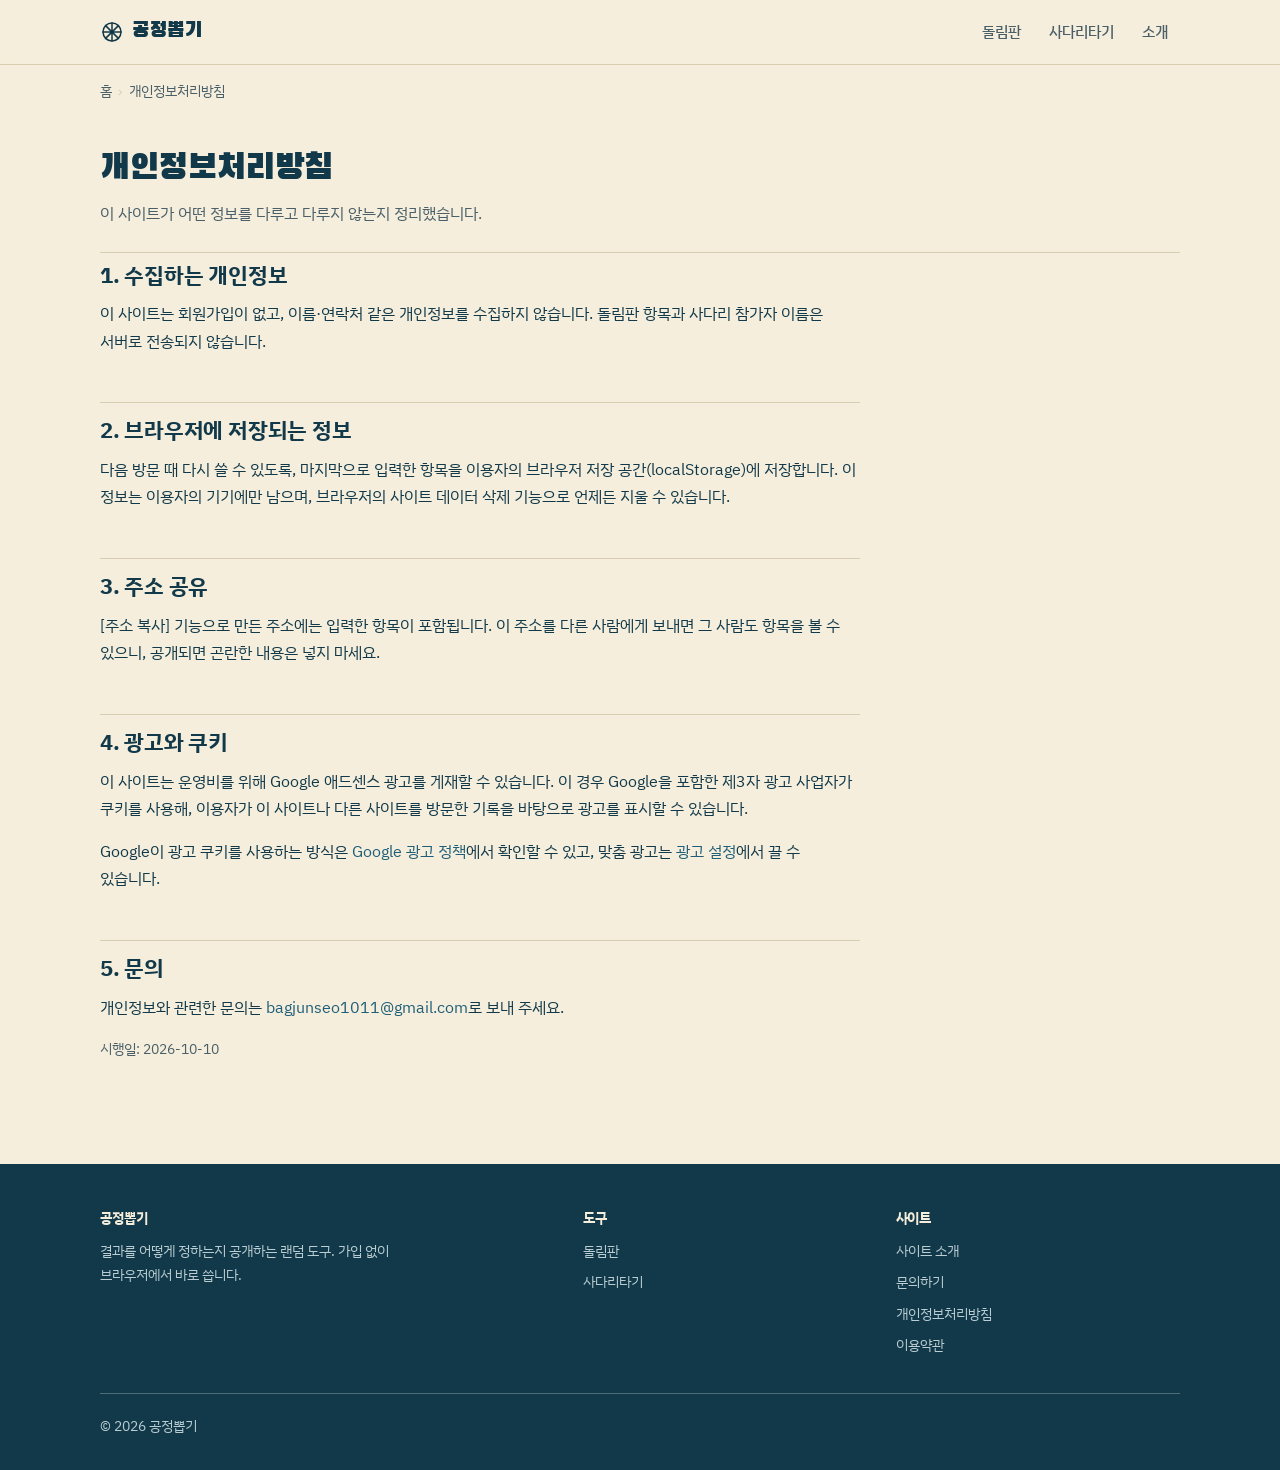
<file: privacy.html>
<!doctype html>
<html lang="ko">
<head>
  <meta charset="utf-8">
  <meta name="viewport" content="width=device-width, initial-scale=1">
  <title>개인정보처리방침 | 공정뽑기</title>
  <meta name="description" content="이 사이트가 어떤 정보를 다루고 다루지 않는지 정리했습니다.">
  <link rel="canonical" href="https://rot-phi.vercel.app/privacy.html">
  
  <meta property="og:type" content="website">
  <meta property="og:site_name" content="공정뽑기">
  <meta property="og:title" content="개인정보처리방침 | 공정뽑기">
  <meta property="og:description" content="이 사이트가 어떤 정보를 다루고 다루지 않는지 정리했습니다.">
  <meta property="og:url" content="https://rot-phi.vercel.app/privacy.html">
  <meta property="og:locale" content="ko_KR">
  <meta name="twitter:card" content="summary">
  <link rel="icon" href="data:image/svg+xml,<svg xmlns='http://www.w3.org/2000/svg' viewBox='0 0 24 24'><circle cx='12' cy='12' r='10' fill='%23BF4F36'/><path d='M12 2v20M2 12h20' stroke='%23FFFBF2' stroke-width='2'/></svg>">
  <link rel="preconnect" href="https://fonts.googleapis.com">
  <link rel="preconnect" href="https://fonts.gstatic.com" crossorigin>
  <link rel="stylesheet" href="https://fonts.googleapis.com/css2?family=Black+Han+Sans&family=IBM+Plex+Sans+KR:wght@400;500;700&display=swap" media="print" onload="this.media='all'">
  <noscript><link rel="stylesheet" href="https://fonts.googleapis.com/css2?family=Black+Han+Sans&family=IBM+Plex+Sans+KR:wght@400;500;700&display=swap"></noscript>
  <link rel="stylesheet" href="/assets/tokens.css">
  <link rel="stylesheet" href="/assets/style.css">
  <script type="application/ld+json">{"@context":"https://schema.org","@graph":[{"@type":"BreadcrumbList","itemListElement":[{"@type":"ListItem","position":1,"name":"홈","item":"https://rot-phi.vercel.app/"},{"@type":"ListItem","position":2,"name":"개인정보처리방침","item":"https://rot-phi.vercel.app/privacy.html"}]}]}</script>
  
</head>
<body>
  <a class="skip-link" href="#main">본문 바로가기</a>
  <header class="header">
  <div class="container header__inner">
    <a class="logo" href="/"><svg class="icon " viewBox="0 0 24 24" aria-hidden="true"><circle cx="12" cy="12" r="9"/><path d="M12 3v18M3 12h18M5.6 5.6l12.8 12.8M18.4 5.6 5.6 18.4"/></svg><span>공정뽑기</span></a>
    <nav class="nav" aria-label="주요 메뉴"><a href="/roulette.html">돌림판</a><a href="/ladder.html">사다리타기</a><a href="/about.html">소개</a></nav>
    <details class="menu">
      <summary aria-label="메뉴 열기"><svg class="icon " viewBox="0 0 24 24" aria-hidden="true"><path d="M4 6h16M4 12h16M4 18h16"/></svg></summary>
      <div class="menu__panel"><a href="/roulette.html">돌림판</a><a href="/ladder.html">사다리타기</a><a href="/about.html">소개</a></div>
    </details>
  </div>
</header>
  <main id="main">
<nav class="breadcrumb container" aria-label="현재 위치"><ol><li><a href="/">홈</a></li><li>개인정보처리방침</li></ol></nav>
<div class="container">
  <div class="page-head"><h1>개인정보처리방침</h1><p class="lede">이 사이트가 어떤 정보를 다루고 다루지 않는지 정리했습니다.</p></div>
  <article class="prose article">
      <h2>1. 수집하는 개인정보</h2>
      <p>이 사이트는 회원가입이 없고, 이름·연락처 같은 개인정보를 수집하지 않습니다. 돌림판 항목과 사다리 참가자 이름은 서버로 전송되지 않습니다.</p>
      <h2>2. 브라우저에 저장되는 정보</h2>
      <p>다음 방문 때 다시 쓸 수 있도록, 마지막으로 입력한 항목을 이용자의 브라우저 저장 공간(localStorage)에 저장합니다. 이 정보는 이용자의 기기에만 남으며, 브라우저의 사이트 데이터 삭제 기능으로 언제든 지울 수 있습니다.</p>
      <h2>3. 주소 공유</h2>
      <p>[주소 복사] 기능으로 만든 주소에는 입력한 항목이 포함됩니다. 이 주소를 다른 사람에게 보내면 그 사람도 항목을 볼 수 있으니, 공개되면 곤란한 내용은 넣지 마세요.</p>
      <h2>4. 광고와 쿠키</h2>
      <p>이 사이트는 운영비를 위해 Google 애드센스 광고를 게재할 수 있습니다. 이 경우 Google을 포함한 제3자 광고 사업자가 쿠키를 사용해, 이용자가 이 사이트나 다른 사이트를 방문한 기록을 바탕으로 광고를 표시할 수 있습니다.</p>
      <p>Google이 광고 쿠키를 사용하는 방식은 <a href="https://policies.google.com/technologies/ads" rel="noopener">Google 광고 정책</a>에서 확인할 수 있고, 맞춤 광고는 <a href="https://adssettings.google.com" rel="noopener">광고 설정</a>에서 끌 수 있습니다.</p>
      <h2>5. 문의</h2>
      <p>개인정보와 관련한 문의는 <a href="mailto:bagjunseo1011@gmail.com">bagjunseo1011@gmail.com</a>로 보내 주세요.</p>
      <p class="muted">시행일: 2026-10-10</p></article>
</div>
  </main>
  <footer class="footer">
  <div class="container">
    <div class="footer__grid footer__grid--3">
      <div>
        <h2>공정뽑기</h2>
        <p class="footer__desc">결과를 어떻게 정하는지 공개하는 랜덤 도구. 가입 없이 브라우저에서 바로 씁니다.</p>
      </div>
      <div>
        <h2>도구</h2>
        <ul><li><a href="/roulette.html">돌림판</a></li><li><a href="/ladder.html">사다리타기</a></li></ul>
      </div>
      <div>
        <h2>사이트</h2>
        <ul>
          <li><a href="/about.html">사이트 소개</a></li>
          <li><a href="/contact.html">문의하기</a></li>
          <li><a href="/privacy.html">개인정보처리방침</a></li>
          <li><a href="/terms.html">이용약관</a></li>
        </ul>
      </div>
    </div>
    <div class="footer__bottom"><span>© 2026 공정뽑기</span></div>
  </div>
</footer>
  
</body>
</html>
</file>
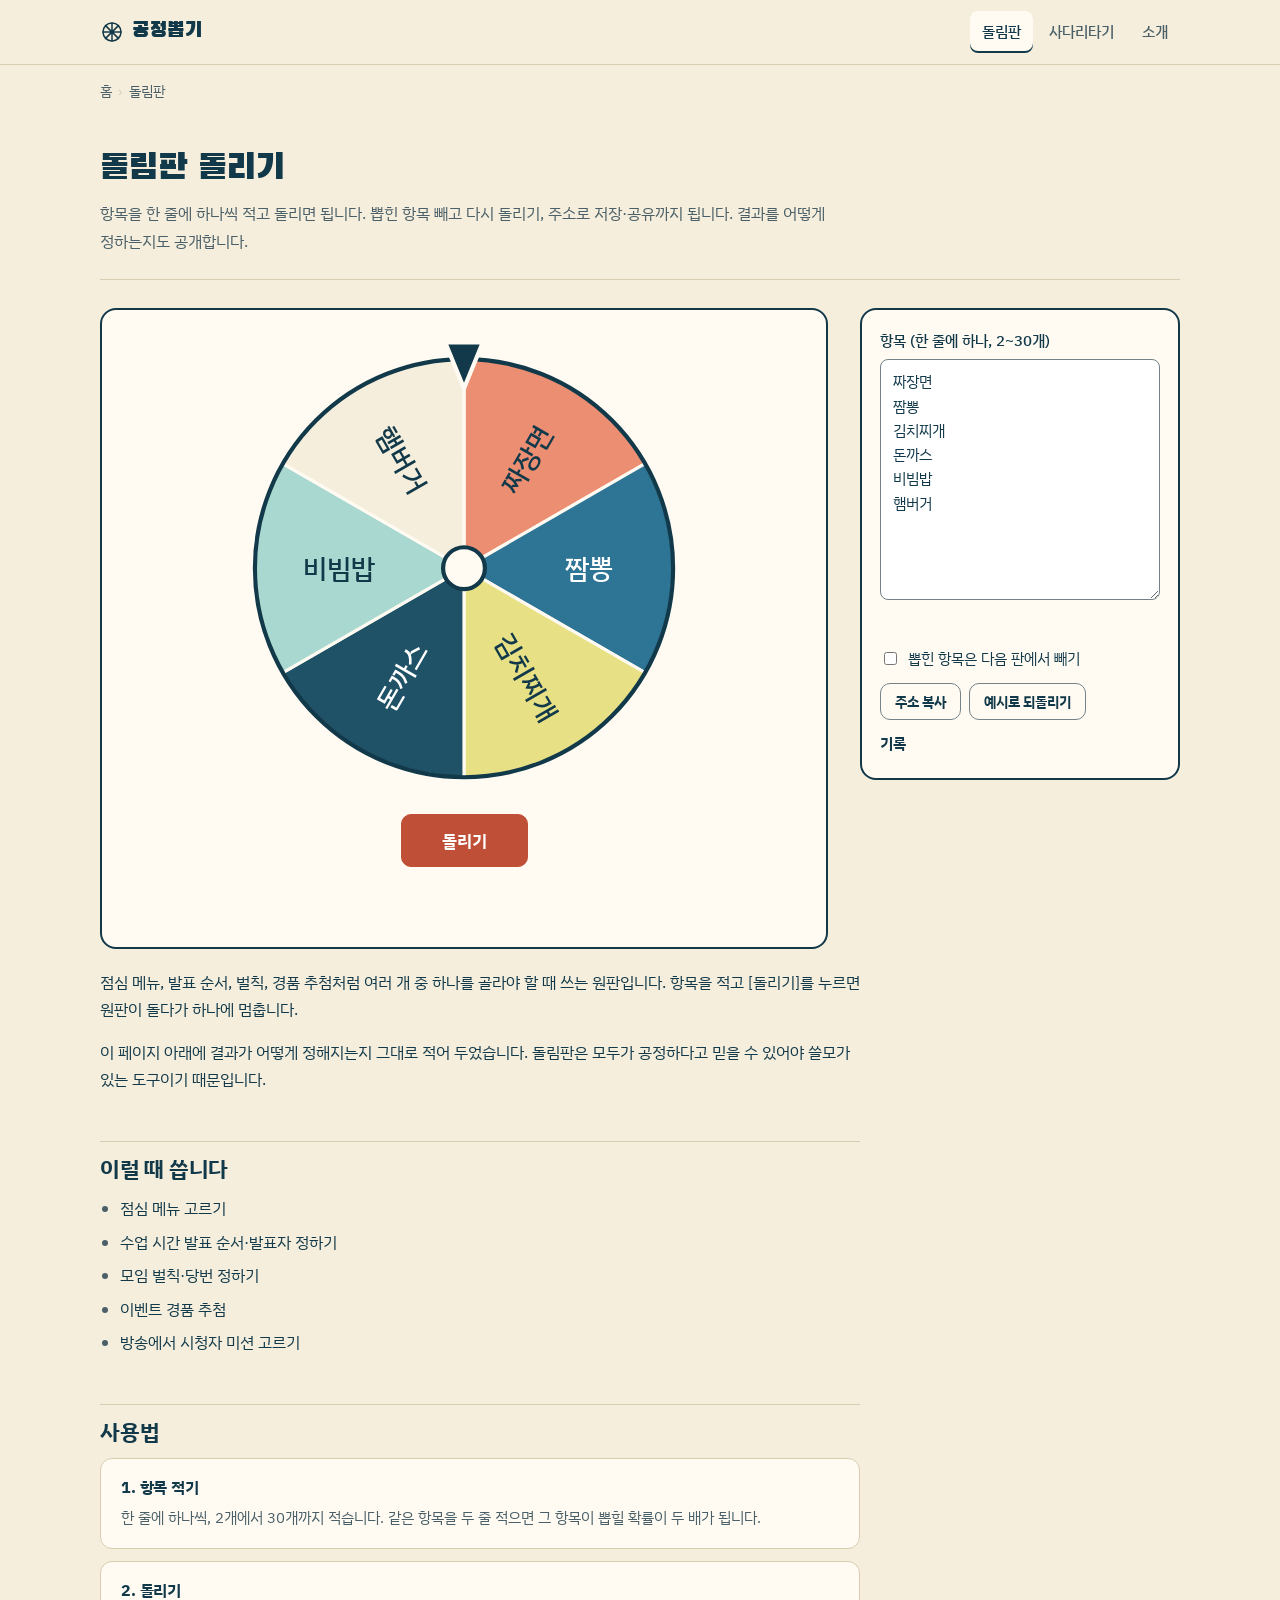
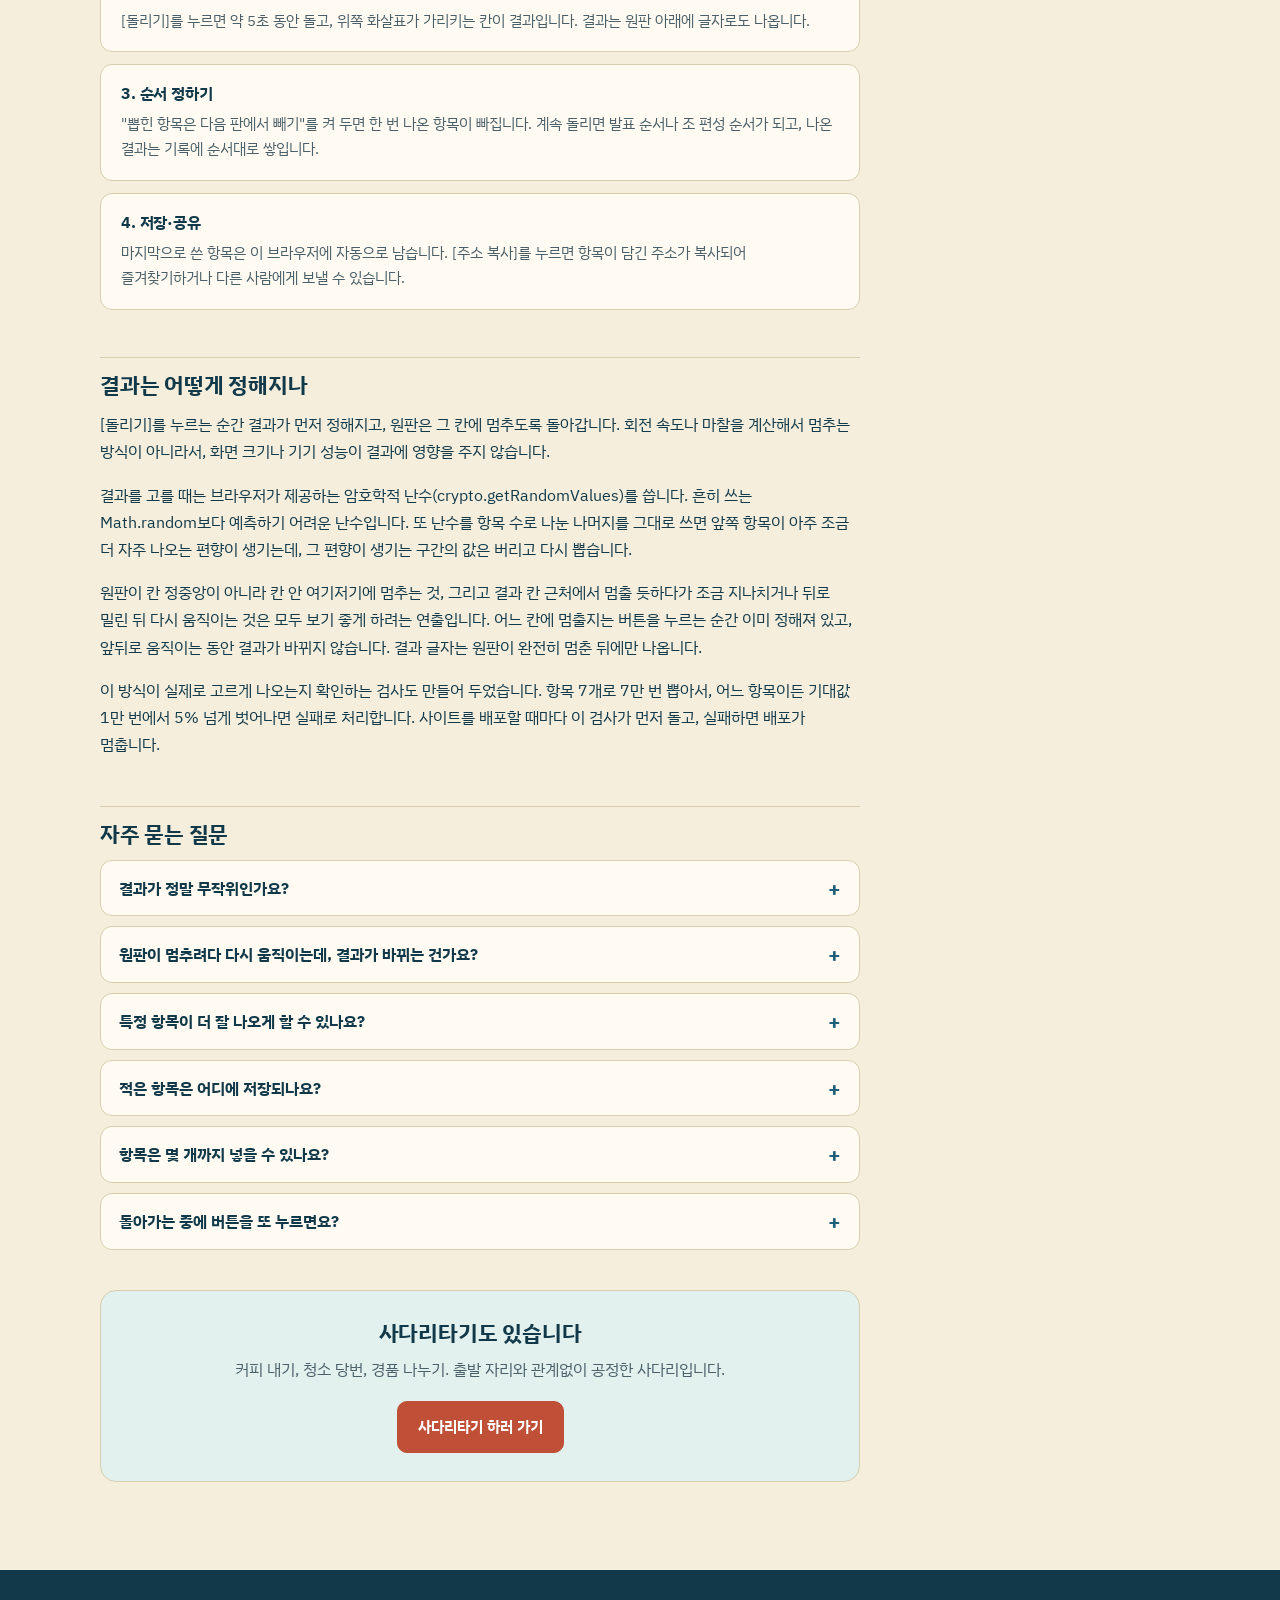
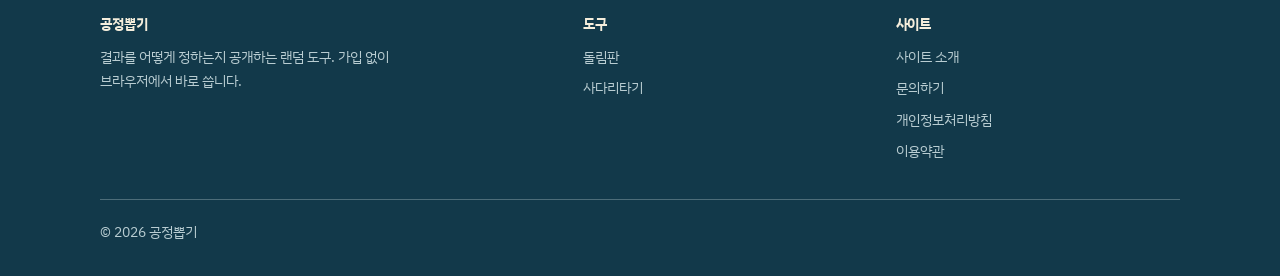
<file: roulette.html>
<!doctype html>
<html lang="ko">
<head>
  <meta charset="utf-8">
  <meta name="viewport" content="width=device-width, initial-scale=1">
  <title>돌림판 · 룰렛 돌리기 — 항목만 넣으면 바로 돌리는 무료 원판 | 공정뽑기</title>
  <meta name="description" content="항목을 한 줄에 하나씩 적고 돌리면 됩니다. 뽑힌 항목 빼고 다시 돌리기, 주소로 저장·공유까지 됩니다. 결과를 어떻게 정하는지도 공개합니다.">
  <link rel="canonical" href="https://rot-phi.vercel.app/roulette.html">
  
  <meta property="og:type" content="website">
  <meta property="og:site_name" content="공정뽑기">
  <meta property="og:title" content="돌림판 · 룰렛 돌리기 — 항목만 넣으면 바로 돌리는 무료 원판 | 공정뽑기">
  <meta property="og:description" content="항목을 한 줄에 하나씩 적고 돌리면 됩니다. 뽑힌 항목 빼고 다시 돌리기, 주소로 저장·공유까지 됩니다. 결과를 어떻게 정하는지도 공개합니다.">
  <meta property="og:url" content="https://rot-phi.vercel.app/roulette.html">
  <meta property="og:locale" content="ko_KR">
  <meta name="twitter:card" content="summary">
  <link rel="icon" href="data:image/svg+xml,<svg xmlns='http://www.w3.org/2000/svg' viewBox='0 0 24 24'><circle cx='12' cy='12' r='10' fill='%23BF4F36'/><path d='M12 2v20M2 12h20' stroke='%23FFFBF2' stroke-width='2'/></svg>">
  <link rel="preconnect" href="https://fonts.googleapis.com">
  <link rel="preconnect" href="https://fonts.gstatic.com" crossorigin>
  <link rel="stylesheet" href="https://fonts.googleapis.com/css2?family=Black+Han+Sans&family=IBM+Plex+Sans+KR:wght@400;500;700&display=swap" media="print" onload="this.media='all'">
  <noscript><link rel="stylesheet" href="https://fonts.googleapis.com/css2?family=Black+Han+Sans&family=IBM+Plex+Sans+KR:wght@400;500;700&display=swap"></noscript>
  <link rel="stylesheet" href="/assets/tokens.css">
  <link rel="stylesheet" href="/assets/style.css">
  <script type="application/ld+json">{"@context":"https://schema.org","@graph":[{"@type":"BreadcrumbList","itemListElement":[{"@type":"ListItem","position":1,"name":"홈","item":"https://rot-phi.vercel.app/"},{"@type":"ListItem","position":2,"name":"돌림판","item":"https://rot-phi.vercel.app/roulette.html"}]},{"@type":"WebApplication","name":"돌림판 — 공정뽑기","url":"https://rot-phi.vercel.app/roulette.html","applicationCategory":"UtilitiesApplication","operatingSystem":"Any","browserRequirements":"JavaScript 필요","inLanguage":"ko","offers":{"@type":"Offer","price":"0","priceCurrency":"KRW"}},{"@type":"FAQPage","mainEntity":[{"@type":"Question","name":"결과가 정말 무작위인가요?","acceptedAnswer":{"@type":"Answer","text":"네. 버튼을 누르는 순간 암호학적 난수로 결과를 정하고, 원판은 그 결과를 보여 주는 연출입니다. 항목마다 뽑힐 확률은 정확히 같습니다(같은 항목을 여러 줄 적은 경우는 줄 수만큼 커집니다)."}},{"@type":"Question","name":"원판이 멈추려다 다시 움직이는데, 결과가 바뀌는 건가요?","acceptedAnswer":{"@type":"Answer","text":"아니요. 결과는 [돌리기]를 누르는 순간 정해지고, 멈출 듯 앞뒤로 움직이는 건 긴장감을 주는 연출입니다. 원판은 처음부터 정해진 칸에 멈추도록 움직이고, 결과 글자는 완전히 멈춘 뒤에만 나옵니다. 움직임 줄이기 설정을 켠 기기에서는 이 연출 없이 바로 결과 칸에 멈춥니다."}},{"@type":"Question","name":"특정 항목이 더 잘 나오게 할 수 있나요?","acceptedAnswer":{"@type":"Answer","text":"같은 항목을 여러 줄 적으면 됩니다. 3줄 적으면 1줄 적은 항목보다 3배 잘 나옵니다. 이 방법 말고는 확률을 바꾸는 장치가 없습니다."}},{"@type":"Question","name":"적은 항목은 어디에 저장되나요?","acceptedAnswer":{"@type":"Answer","text":"지금 쓰는 브라우저의 저장 공간에만 저장되고 서버로는 보내지 않습니다. 다만 [주소 복사]로 만든 주소에는 항목이 들어 있으므로, 그 주소를 받은 사람은 항목을 볼 수 있습니다."}},{"@type":"Question","name":"항목은 몇 개까지 넣을 수 있나요?","acceptedAnswer":{"@type":"Answer","text":"30개까지입니다. 그보다 많으면 칸이 너무 좁아져 글자를 읽을 수 없습니다. 많은 사람 중에서 순서를 정할 때는 사다리타기가 더 편할 수 있습니다."}},{"@type":"Question","name":"돌아가는 중에 버튼을 또 누르면요?","acceptedAnswer":{"@type":"Answer","text":"원판이 멈출 때까지 버튼과 항목 입력이 잠깁니다. 결과가 두 번 정해지는 일은 없습니다."}}]}]}</script>
  
</head>
<body>
  <a class="skip-link" href="#main">본문 바로가기</a>
  <header class="header">
  <div class="container header__inner">
    <a class="logo" href="/"><svg class="icon " viewBox="0 0 24 24" aria-hidden="true"><circle cx="12" cy="12" r="9"/><path d="M12 3v18M3 12h18M5.6 5.6l12.8 12.8M18.4 5.6 5.6 18.4"/></svg><span>공정뽑기</span></a>
    <nav class="nav" aria-label="주요 메뉴"><a href="/roulette.html" aria-current="page">돌림판</a><a href="/ladder.html">사다리타기</a><a href="/about.html">소개</a></nav>
    <details class="menu">
      <summary aria-label="메뉴 열기"><svg class="icon " viewBox="0 0 24 24" aria-hidden="true"><path d="M4 6h16M4 12h16M4 18h16"/></svg></summary>
      <div class="menu__panel"><a href="/roulette.html" aria-current="page">돌림판</a><a href="/ladder.html">사다리타기</a><a href="/about.html">소개</a></div>
    </details>
  </div>
</header>
  <main id="main">
<nav class="breadcrumb container" aria-label="현재 위치"><ol><li><a href="/">홈</a></li><li>돌림판</li></ol></nav>
<div class="container">
  <div class="page-head"><h1>돌림판 돌리기</h1><p class="lede">항목을 한 줄에 하나씩 적고 돌리면 됩니다. 뽑힌 항목 빼고 다시 돌리기, 주소로 저장·공유까지 됩니다. 결과를 어떻게 정하는지도 공개합니다.</p></div>
</div>
<section class="tool container" aria-label="돌림판">
  <noscript><p class="callout callout--warn">이 도구는 자바스크립트가 켜져 있어야 동작합니다.</p></noscript>
  <div class="tool__grid">
    <div class="wheel">
      <svg id="wheel" viewBox="-110 -112 220 222" role="img" aria-label="돌림판 원판">
        <g id="wheel-rotor"></g>
        <circle class="wheel__rim" r="100"/>
        <circle class="wheel__hub" r="10"/>
        <path class="wheel__pointer" d="M0,-86 L-9,-108 L9,-108 Z"/>
      </svg>
      <button id="spin" class="btn btn--lg" type="button">돌리기</button>
      <p id="result" class="result" aria-live="polite"></p>
    </div>
    <div class="panel">
      <label for="items">항목 (한 줄에 하나, 2~30개)</label>
      <textarea id="items" rows="9" spellcheck="false"></textarea>
      <p id="items-msg" class="msg" aria-live="polite"></p>
      <label class="check"><input type="checkbox" id="remove-winner"> 뽑힌 항목은 다음 판에서 빼기</label>
      <div class="panel__actions">
        <button id="share" class="btn btn--ghost btn--sm" type="button">주소 복사</button>
        <button id="reset" class="btn btn--ghost btn--sm" type="button">예시로 되돌리기</button>
      </div>
      <h3>기록</h3>
      <ol id="history" class="history"></ol>
    </div>
  </div>
</section>
<div class="container">
  <article class="prose article">
    <p>점심 메뉴, 발표 순서, 벌칙, 경품 추첨처럼 여러 개 중 하나를 골라야 할 때 쓰는 원판입니다. 항목을 적고 [돌리기]를 누르면 원판이 돌다가 하나에 멈춥니다.</p><p>이 페이지 아래에 결과가 어떻게 정해지는지 그대로 적어 두었습니다. 돌림판은 모두가 공정하다고 믿을 수 있어야 쓸모가 있는 도구이기 때문입니다.</p>

    <h2>이럴 때 씁니다</h2>
    <ul><li>점심 메뉴 고르기</li><li>수업 시간 발표 순서·발표자 정하기</li><li>모임 벌칙·당번 정하기</li><li>이벤트 경품 추첨</li><li>방송에서 시청자 미션 고르기</li></ul>

    <h2>사용법</h2>
    <ol class="steps"><li><h3>1. 항목 적기</h3><p>한 줄에 하나씩, 2개에서 30개까지 적습니다. 같은 항목을 두 줄 적으면 그 항목이 뽑힐 확률이 두 배가 됩니다.</p></li><li><h3>2. 돌리기</h3><p>[돌리기]를 누르면 약 5초 동안 돌고, 위쪽 화살표가 가리키는 칸이 결과입니다. 결과는 원판 아래에 글자로도 나옵니다.</p></li><li><h3>3. 순서 정하기</h3><p>&quot;뽑힌 항목은 다음 판에서 빼기&quot;를 켜 두면 한 번 나온 항목이 빠집니다. 계속 돌리면 발표 순서나 조 편성 순서가 되고, 나온 결과는 기록에 순서대로 쌓입니다.</p></li><li><h3>4. 저장·공유</h3><p>마지막으로 쓴 항목은 이 브라우저에 자동으로 남습니다. [주소 복사]를 누르면 항목이 담긴 주소가 복사되어 즐겨찾기하거나 다른 사람에게 보낼 수 있습니다.</p></li></ol>

    <h2>결과는 어떻게 정해지나</h2>
    <p>[돌리기]를 누르는 순간 결과가 먼저 정해지고, 원판은 그 칸에 멈추도록 돌아갑니다. 회전 속도나 마찰을 계산해서 멈추는 방식이 아니라서, 화면 크기나 기기 성능이 결과에 영향을 주지 않습니다.</p><p>결과를 고를 때는 브라우저가 제공하는 암호학적 난수(crypto.getRandomValues)를 씁니다. 흔히 쓰는 Math.random보다 예측하기 어려운 난수입니다. 또 난수를 항목 수로 나눈 나머지를 그대로 쓰면 앞쪽 항목이 아주 조금 더 자주 나오는 편향이 생기는데, 그 편향이 생기는 구간의 값은 버리고 다시 뽑습니다.</p><p>원판이 칸 정중앙이 아니라 칸 안 여기저기에 멈추는 것, 그리고 결과 칸 근처에서 멈출 듯하다가 조금 지나치거나 뒤로 밀린 뒤 다시 움직이는 것은 모두 보기 좋게 하려는 연출입니다. 어느 칸에 멈출지는 버튼을 누르는 순간 이미 정해져 있고, 앞뒤로 움직이는 동안 결과가 바뀌지 않습니다. 결과 글자는 원판이 완전히 멈춘 뒤에만 나옵니다.</p><p>이 방식이 실제로 고르게 나오는지 확인하는 검사도 만들어 두었습니다. 항목 7개로 7만 번 뽑아서, 어느 항목이든 기대값 1만 번에서 5% 넘게 벗어나면 실패로 처리합니다. 사이트를 배포할 때마다 이 검사가 먼저 돌고, 실패하면 배포가 멈춥니다.</p>

    <h2>자주 묻는 질문</h2>
<div class="faq"><details><summary>결과가 정말 무작위인가요?</summary><p>네. 버튼을 누르는 순간 암호학적 난수로 결과를 정하고, 원판은 그 결과를 보여 주는 연출입니다. 항목마다 뽑힐 확률은 정확히 같습니다(같은 항목을 여러 줄 적은 경우는 줄 수만큼 커집니다).</p></details><details><summary>원판이 멈추려다 다시 움직이는데, 결과가 바뀌는 건가요?</summary><p>아니요. 결과는 [돌리기]를 누르는 순간 정해지고, 멈출 듯 앞뒤로 움직이는 건 긴장감을 주는 연출입니다. 원판은 처음부터 정해진 칸에 멈추도록 움직이고, 결과 글자는 완전히 멈춘 뒤에만 나옵니다. 움직임 줄이기 설정을 켠 기기에서는 이 연출 없이 바로 결과 칸에 멈춥니다.</p></details><details><summary>특정 항목이 더 잘 나오게 할 수 있나요?</summary><p>같은 항목을 여러 줄 적으면 됩니다. 3줄 적으면 1줄 적은 항목보다 3배 잘 나옵니다. 이 방법 말고는 확률을 바꾸는 장치가 없습니다.</p></details><details><summary>적은 항목은 어디에 저장되나요?</summary><p>지금 쓰는 브라우저의 저장 공간에만 저장되고 서버로는 보내지 않습니다. 다만 [주소 복사]로 만든 주소에는 항목이 들어 있으므로, 그 주소를 받은 사람은 항목을 볼 수 있습니다.</p></details><details><summary>항목은 몇 개까지 넣을 수 있나요?</summary><p>30개까지입니다. 그보다 많으면 칸이 너무 좁아져 글자를 읽을 수 없습니다. 많은 사람 중에서 순서를 정할 때는 사다리타기가 더 편할 수 있습니다.</p></details><details><summary>돌아가는 중에 버튼을 또 누르면요?</summary><p>원판이 멈출 때까지 버튼과 항목 입력이 잠깁니다. 결과가 두 번 정해지는 일은 없습니다.</p></details></div>

    <div class="cta">
      <h2>사다리타기도 있습니다</h2>
      <p>커피 내기, 청소 당번, 경품 나누기. 출발 자리와 관계없이 공정한 사다리입니다.</p>
      <a class="btn" href="/ladder.html">사다리타기 하러 가기</a>
    </div>
  </article>
</div>
  </main>
  <footer class="footer">
  <div class="container">
    <div class="footer__grid footer__grid--3">
      <div>
        <h2>공정뽑기</h2>
        <p class="footer__desc">결과를 어떻게 정하는지 공개하는 랜덤 도구. 가입 없이 브라우저에서 바로 씁니다.</p>
      </div>
      <div>
        <h2>도구</h2>
        <ul><li><a href="/roulette.html">돌림판</a></li><li><a href="/ladder.html">사다리타기</a></li></ul>
      </div>
      <div>
        <h2>사이트</h2>
        <ul>
          <li><a href="/about.html">사이트 소개</a></li>
          <li><a href="/contact.html">문의하기</a></li>
          <li><a href="/privacy.html">개인정보처리방침</a></li>
          <li><a href="/terms.html">이용약관</a></li>
        </ul>
      </div>
    </div>
    <div class="footer__bottom"><span>© 2026 공정뽑기</span></div>
  </div>
</footer>
  <script src="/assets/random.js" defer></script>
  <script src="/assets/roulette.js" defer></script>
</body>
</html>
</file>
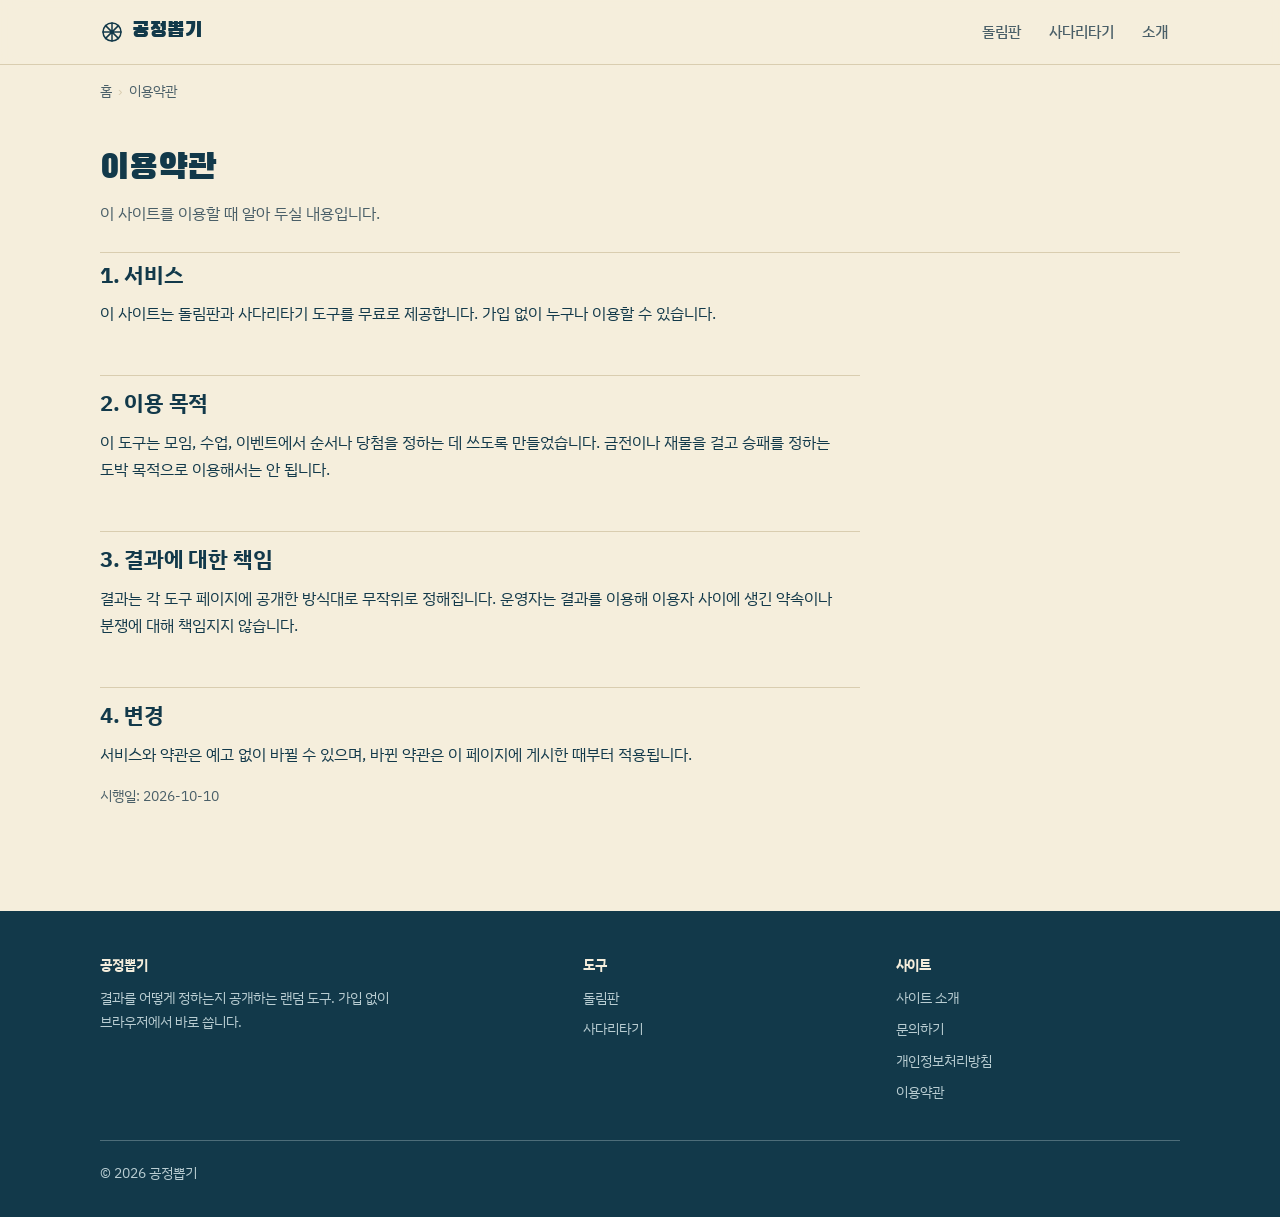
<file: terms.html>
<!doctype html>
<html lang="ko">
<head>
  <meta charset="utf-8">
  <meta name="viewport" content="width=device-width, initial-scale=1">
  <title>이용약관 | 공정뽑기</title>
  <meta name="description" content="이 사이트를 이용할 때 알아 두실 내용입니다.">
  <link rel="canonical" href="https://rot-phi.vercel.app/terms.html">
  
  <meta property="og:type" content="website">
  <meta property="og:site_name" content="공정뽑기">
  <meta property="og:title" content="이용약관 | 공정뽑기">
  <meta property="og:description" content="이 사이트를 이용할 때 알아 두실 내용입니다.">
  <meta property="og:url" content="https://rot-phi.vercel.app/terms.html">
  <meta property="og:locale" content="ko_KR">
  <meta name="twitter:card" content="summary">
  <link rel="icon" href="data:image/svg+xml,<svg xmlns='http://www.w3.org/2000/svg' viewBox='0 0 24 24'><circle cx='12' cy='12' r='10' fill='%23BF4F36'/><path d='M12 2v20M2 12h20' stroke='%23FFFBF2' stroke-width='2'/></svg>">
  <link rel="preconnect" href="https://fonts.googleapis.com">
  <link rel="preconnect" href="https://fonts.gstatic.com" crossorigin>
  <link rel="stylesheet" href="https://fonts.googleapis.com/css2?family=Black+Han+Sans&family=IBM+Plex+Sans+KR:wght@400;500;700&display=swap" media="print" onload="this.media='all'">
  <noscript><link rel="stylesheet" href="https://fonts.googleapis.com/css2?family=Black+Han+Sans&family=IBM+Plex+Sans+KR:wght@400;500;700&display=swap"></noscript>
  <link rel="stylesheet" href="/assets/tokens.css">
  <link rel="stylesheet" href="/assets/style.css">
  <script type="application/ld+json">{"@context":"https://schema.org","@graph":[{"@type":"BreadcrumbList","itemListElement":[{"@type":"ListItem","position":1,"name":"홈","item":"https://rot-phi.vercel.app/"},{"@type":"ListItem","position":2,"name":"이용약관","item":"https://rot-phi.vercel.app/terms.html"}]}]}</script>
  
</head>
<body>
  <a class="skip-link" href="#main">본문 바로가기</a>
  <header class="header">
  <div class="container header__inner">
    <a class="logo" href="/"><svg class="icon " viewBox="0 0 24 24" aria-hidden="true"><circle cx="12" cy="12" r="9"/><path d="M12 3v18M3 12h18M5.6 5.6l12.8 12.8M18.4 5.6 5.6 18.4"/></svg><span>공정뽑기</span></a>
    <nav class="nav" aria-label="주요 메뉴"><a href="/roulette.html">돌림판</a><a href="/ladder.html">사다리타기</a><a href="/about.html">소개</a></nav>
    <details class="menu">
      <summary aria-label="메뉴 열기"><svg class="icon " viewBox="0 0 24 24" aria-hidden="true"><path d="M4 6h16M4 12h16M4 18h16"/></svg></summary>
      <div class="menu__panel"><a href="/roulette.html">돌림판</a><a href="/ladder.html">사다리타기</a><a href="/about.html">소개</a></div>
    </details>
  </div>
</header>
  <main id="main">
<nav class="breadcrumb container" aria-label="현재 위치"><ol><li><a href="/">홈</a></li><li>이용약관</li></ol></nav>
<div class="container">
  <div class="page-head"><h1>이용약관</h1><p class="lede">이 사이트를 이용할 때 알아 두실 내용입니다.</p></div>
  <article class="prose article">
      <h2>1. 서비스</h2>
      <p>이 사이트는 돌림판과 사다리타기 도구를 무료로 제공합니다. 가입 없이 누구나 이용할 수 있습니다.</p>
      <h2>2. 이용 목적</h2>
      <p>이 도구는 모임, 수업, 이벤트에서 순서나 당첨을 정하는 데 쓰도록 만들었습니다. 금전이나 재물을 걸고 승패를 정하는 도박 목적으로 이용해서는 안 됩니다.</p>
      <h2>3. 결과에 대한 책임</h2>
      <p>결과는 각 도구 페이지에 공개한 방식대로 무작위로 정해집니다. 운영자는 결과를 이용해 이용자 사이에 생긴 약속이나 분쟁에 대해 책임지지 않습니다.</p>
      <h2>4. 변경</h2>
      <p>서비스와 약관은 예고 없이 바뀔 수 있으며, 바뀐 약관은 이 페이지에 게시한 때부터 적용됩니다.</p>
      <p class="muted">시행일: 2026-10-10</p></article>
</div>
  </main>
  <footer class="footer">
  <div class="container">
    <div class="footer__grid footer__grid--3">
      <div>
        <h2>공정뽑기</h2>
        <p class="footer__desc">결과를 어떻게 정하는지 공개하는 랜덤 도구. 가입 없이 브라우저에서 바로 씁니다.</p>
      </div>
      <div>
        <h2>도구</h2>
        <ul><li><a href="/roulette.html">돌림판</a></li><li><a href="/ladder.html">사다리타기</a></li></ul>
      </div>
      <div>
        <h2>사이트</h2>
        <ul>
          <li><a href="/about.html">사이트 소개</a></li>
          <li><a href="/contact.html">문의하기</a></li>
          <li><a href="/privacy.html">개인정보처리방침</a></li>
          <li><a href="/terms.html">이용약관</a></li>
        </ul>
      </div>
    </div>
    <div class="footer__bottom"><span>© 2026 공정뽑기</span></div>
  </div>
</footer>
  
</body>
</html>
</file>
<file: assets/tokens.css>
/* ============================================================
   디자인 토큰 — 색 시안 B "바다와 모래".
   색은 이 파일에만 적습니다. style.css · roulette.js · ladder.js 는 아래 역할 토큰만 쓰고,
   build.js 는 파비콘을 그릴 때 이 파일에서 색을 읽어 갑니다.
   대비(WCAG)는 바꿀 때마다 다시 계산해 확인하세요 — 글자 4.5:1, 선·아이콘 3:1 이상.
   ============================================================ */
:root {
  /* --- 팔레트 --- */
  --sand: #F5EEDC;          /* 페이지 바탕 */
  --shell: #FFFBF2;         /* 카드·패널·사다리 판 */
  --white: #FFFFFF;         /* 입력칸 */
  --ink: #12394A;           /* 글자·푸터 바탕 */
  --ink-sub: #4A5F68;       /* 보조 글자 */
  --sea: #1F5E78;           /* 링크·포커스 */
  --terracotta: #BF4F36;    /* 주 버튼·현재 메뉴 */
  --terracotta-dark: #A6422C;
  --coral: #EC8E72;
  --teal: #2D7495;
  --deep-teal: #1F5266;
  --yellow: #E8E085;
  --seafoam: #A8D8D0;
  --foam: #E2F1EE;          /* 안내 상자 바탕 */
  --mustard: #7D6A00;
  --sand-line: #D9CDB0;     /* 장식용 테두리 */
  --line: #738389;          /* 모양이 보여야 하는 테두리 (입력칸·보조 버튼) */
  --foot-sub: #B9CDD2;

  /* --- 역할 --- */
  --bg: var(--sand);
  --surface: var(--shell);
  --field: var(--white);
  --text: var(--ink);
  --sub: var(--ink-sub);
  --border: var(--sand-line);
  --border-strong: var(--line);
  --link: var(--sea);
  --focus: var(--sea);
  --accent: var(--terracotta);
  --accent-hover: var(--terracotta-dark);
  --on-accent: var(--white);
  --msg: var(--terracotta-dark);   /* 안내 문구는 글자라 terracotta(모래 위 4.1:1)보다 진하게 */
  --callout-bg: var(--foam);

  /* 원판 6칸 — 칸 색과 글자색을 짝으로 둡니다 (짝마다 4.5:1 이상) */
  --wheel-1: var(--coral);     --wheel-1-ink: var(--ink);
  --wheel-2: var(--teal);      --wheel-2-ink: var(--white);
  --wheel-3: var(--yellow);    --wheel-3-ink: var(--ink);
  --wheel-4: var(--deep-teal); --wheel-4-ink: var(--white);
  --wheel-5: var(--seafoam);   --wheel-5-ink: var(--ink);
  --wheel-6: var(--sand);      --wheel-6-ink: var(--ink);
  --wheel-gap: var(--shell);   /* 칸 사이 구분선 */
  --wheel-rim: var(--ink);
  /* 화살표: 남색 몸통 + 밝은 테두리 → 어느 칸 위에서도 둘 중 하나가 3:1 이상 */
  --pointer: var(--ink);
  --pointer-edge: var(--shell);

  /* 사다리 — 경로 4색(판 위 3:1↑), 공개된 결과 칸은 경로색 바탕 + 흰 글자(4.5:1↑) */
  --route-1: var(--terracotta);
  --route-2: var(--teal);
  --route-3: var(--deep-teal);
  --route-4: var(--mustard);
  --on-route: var(--white);
  --ladder-line: var(--ink-sub);

  /* 푸터 */
  --foot-bg: var(--ink);
  --foot-text: var(--sand);
  --foot-muted: var(--foot-sub);
  --foot-hover: var(--yellow);

  /* --- 타이포 --- */
  /* 본문은 IBM Plex Sans KR, 제목·결과처럼 크게 보이는 글자는 포스터체 Black Han Sans.
     Black Han Sans 는 굵기가 하나뿐이라 쓰는 곳에서 font-weight: 400 으로 둡니다 (가짜 볼드 방지) */
  --font-sans: 'IBM Plex Sans KR', -apple-system, BlinkMacSystemFont,
    'Segoe UI', 'Malgun Gothic', 'Apple SD Gothic Neo', sans-serif;
  --font-display: 'Black Han Sans', var(--font-sans);
  --fw-heading: 700;
  --fw-body: 400;
  --fw-medium: 500;

  /* --- 버튼 (레시피 규격 유지) --- */
  --btn-radius: 10px;
  --btn-padding: 12px 20px;
  --btn-weight: 700;

  /* --- 아이콘 (레시피 규격 유지) --- */
  --icon-size: 24px;
  --icon-stroke: 1.5;

  /* --- 그 외 --- */
  --outline: 2px solid var(--ink); /* 그림자 대신 쓰는 굵은 외곽선 — 원판·패널·사다리 판 */
  --radius-sm: 8px;
  --radius-md: 12px;
  --radius-lg: 16px;
  --shadow-sm: 0 1px 2px rgba(18, 57, 74, 0.06);
  --shadow-md: 0 4px 12px rgba(18, 57, 74, 0.10);
  --shadow-lg: 0 12px 32px rgba(18, 57, 74, 0.12);
  --container: 1120px;
  --header-h: 64px;
}
</file>
<file: assets/style.css>
/* ============================================================
   공정뽑기 — 컴포넌트 스타일
   리셋·헤더·본문·FAQ·푸터는 what-ai.kr 과 같은 규격이고,
   아래 '도구' 구간부터가 이 사이트 전용입니다. 색·간격은 tokens.css 변수만 씁니다.
   ============================================================ */
/* ---------- 리셋 ---------- */
*, *::before, *::after { box-sizing: border-box; }
html { -webkit-text-size-adjust: 100%; scroll-behavior: smooth; }
body {
  margin: 0;
  font-family: var(--font-sans);
  font-weight: var(--fw-body);
  font-size: 16px;
  line-height: 1.7;
  color: var(--text);
  background: var(--bg);
  word-break: keep-all;       /* 한글 단어 중간에서 줄바꿈되지 않게 */
  overflow-wrap: anywhere;
}
img { max-width: 100%; display: block; }
a { color: var(--link); text-decoration: none; }
a:hover { text-decoration: underline; }
h1, h2, h3, h4 { font-weight: var(--fw-heading); line-height: 1.35; margin: 0 0 .5em; letter-spacing: -0.01em; }
h1 { font-size: 2rem; font-family: var(--font-display); font-weight: 400; line-height: 1.2; letter-spacing: 0; }
h2 { font-size: 1.5rem; }
h3 { font-size: 1.15rem; }
p { margin: 0 0 1em; }
ul, ol { margin: 0 0 1em; padding-left: 1.25em; }
li { margin-bottom: .4em; }
:focus-visible { outline: 3px solid var(--focus); outline-offset: 2px; border-radius: 4px; }

/* 스크린리더 전용 (접근성) */
.sr-only {
  position: absolute; width: 1px; height: 1px; padding: 0; margin: -1px;
  overflow: hidden; clip: rect(0 0 0 0); white-space: nowrap; border: 0;
}
.skip-link {
  position: absolute; left: 8px; top: -60px; z-index: 100;
  background: var(--accent); color: var(--on-accent); padding: 10px 16px;
  border-radius: var(--btn-radius); font-weight: var(--btn-weight);
  transition: top .15s;
}
.skip-link:focus { top: 8px; }

/* ---------- 레이아웃 ---------- */
.container { width: 100%; max-width: var(--container); margin: 0 auto; padding: 0 20px; }
.section { padding: 56px 0; }
.section--surface { background: var(--surface); border-block: 1px solid var(--border); }
.section__head { margin-bottom: 28px; }
.section__head p { color: var(--sub); margin: 0; }

/* ---------- 버튼 (레시피 지정 규격) ---------- */
.btn {
  display: inline-flex; align-items: center; justify-content: center; gap: 8px;
  border-radius: var(--btn-radius);
  padding: var(--btn-padding);
  font-weight: var(--btn-weight);
  font-size: .95rem;
  font-family: inherit;
  border: 1px solid var(--accent);
  background: var(--accent);
  color: var(--on-accent);
  cursor: pointer;
  transition: background .15s, border-color .15s, color .15s, transform .08s ease-out;
  text-decoration: none;
}
.btn:active:not(:disabled) { transform: translateY(1px) scale(.97); }
.btn:hover { background: var(--accent-hover); border-color: var(--accent-hover); text-decoration: none; }
.btn--outline { background: transparent; color: var(--link); border-color: var(--link); }
.btn--outline:hover { background: var(--surface); color: var(--link); }
.btn--ghost { background: transparent; color: var(--text); border-color: var(--border-strong); }
.btn--ghost:hover { background: var(--surface); border-color: var(--sub); }
.btn--sm { padding: 8px 14px; font-size: .875rem; }
.btn--block { width: 100%; }

/* ---------- 아이콘 (24x24, stroke 1.5) ---------- */
.icon {
  width: var(--icon-size); height: var(--icon-size);
  stroke: currentColor; stroke-width: var(--icon-stroke);
  fill: none; stroke-linecap: round; stroke-linejoin: round;
  flex: none;
}
.icon--sm { width: 18px; height: 18px; }

/* ---------- 헤더 ---------- */
.header {
  position: sticky; top: 0; z-index: 50;
  background: color-mix(in srgb, var(--bg) 92%, transparent);
  backdrop-filter: blur(8px);
  border-bottom: 1px solid var(--border);
}
.header__inner { height: var(--header-h); display: flex; align-items: center; gap: 20px; }
.logo { display: flex; align-items: center; gap: 8px; font-family: var(--font-display); font-weight: 400; font-size: 1.3rem; color: var(--text); }
.logo:hover { text-decoration: none; }
.logo .icon { color: var(--text); }
.nav { margin-left: auto; display: flex; align-items: center; gap: 4px; }
.nav a {
  color: var(--sub); font-weight: var(--fw-medium); font-size: .92rem;
  padding: 8px 12px; border-radius: var(--radius-sm);
}
.nav a:hover, .nav a[aria-current='page'] { color: var(--text); background: var(--surface); text-decoration: none; }
.nav a[aria-current='page'] { box-shadow: inset 0 -2px 0 var(--text); } /* 현재 메뉴 = 먹청 밑줄 (테라코타는 버튼 전용) */

/* 모바일 메뉴 — JS 없이 details/summary 로 처리 */
.menu { margin-left: auto; display: none; position: relative; }
.menu summary { list-style: none; cursor: pointer; display: flex; padding: 8px; color: var(--sub); }
.menu summary::-webkit-details-marker { display: none; }
.menu__panel {
  position: absolute; right: 0; top: calc(100% + 8px); min-width: 190px;
  background: var(--surface); border: 1px solid var(--border);
  border-radius: var(--radius-md); box-shadow: var(--shadow-lg); padding: 6px;
}
.menu__panel a { display: block; padding: 10px 12px; border-radius: var(--radius-sm); color: var(--text); font-size: .95rem; }
.menu__panel a:hover { background: var(--surface); text-decoration: none; }

/* ---------- 본문 (가이드·도구 상세) ---------- */
.page-head { padding: 40px 0 24px; border-bottom: 1px solid var(--border); }
.page-head h1 { font-size: clamp(1.6rem, 4vw, 2.2rem); margin-bottom: 10px; }
.page-head .lede { color: var(--sub); font-size: 1.02rem; margin: 0; max-width: 760px; }
.page-head__meta { display: flex; flex-wrap: wrap; gap: 8px; align-items: center; margin-bottom: 14px; }

.breadcrumb { font-size: .85rem; color: var(--sub); padding-top: 14px; } /* 좌우 여백은 .container 것을 그대로 씀 */
.breadcrumb ol { list-style: none; display: flex; flex-wrap: wrap; gap: 6px; margin: 0; padding: 0; }
.breadcrumb li::after { content: '›'; margin-left: 6px; color: var(--border); }
.breadcrumb li:last-child::after { content: ''; }
.breadcrumb a { color: var(--sub); }

.layout { display: grid; grid-template-columns: minmax(0, 1fr) 300px; gap: 40px; padding: 36px 0 64px; align-items: start; }
.prose { max-width: 760px; }
.prose h2 {
  font-size: 1.35rem; margin-top: 2.2em; padding-top: .6em;
  border-top: 1px solid var(--border);
}
.prose h2:first-child { margin-top: 0; border-top: 0; padding-top: 0; }
.prose h3 { font-size: 1.08rem; margin-top: 1.8em; }
.prose ul li::marker { color: var(--sub); }

.callout {
  background: var(--surface); border: 1px solid var(--border);
  border-left: 3px solid var(--link);
  border-radius: var(--radius-sm); padding: 16px 18px; margin: 24px 0;
  font-size: .92rem;
}
.callout p:last-child { margin-bottom: 0; }
.callout--warn { border-left-color: var(--msg); }


/* 단계(steps) */
.steps { list-style: none; padding: 0; }
.steps > li { border: 1px solid var(--border); border-radius: var(--radius-md); padding: 18px 20px; margin-bottom: 12px; background: var(--surface); }
.steps h3 { margin: 0 0 6px; font-size: 1rem; }
.steps p { margin: 0; color: var(--sub); font-size: .94rem; }

/* ---------- FAQ ---------- */
.faq details {
  border: 1px solid var(--border); border-radius: var(--radius-md);
  padding: 14px 18px; margin-bottom: 10px; background: var(--surface);
}
.faq summary {
  cursor: pointer; font-weight: var(--fw-heading); font-size: .98rem;
  list-style: none; display: flex; justify-content: space-between; gap: 12px; align-items: center;
}
.faq summary::-webkit-details-marker { display: none; }
.faq summary::after { content: '+'; color: var(--link); font-size: 1.3rem; line-height: 1; }
.faq details[open] summary::after { content: '−'; }
.faq details[open] summary { margin-bottom: 10px; }
.faq p { margin: 0; color: var(--sub); font-size: .94rem; }

/* ---------- CTA ---------- */
.cta {
  background: var(--callout-bg); border: 1px solid var(--border);
  border-radius: var(--radius-lg); padding: 28px; text-align: center; margin: 40px 0 0;
}
.cta h2 { margin-bottom: 8px; }
.cta p { color: var(--sub); margin-bottom: 18px; }

/* ---------- 푸터 ---------- */
.footer { --focus: var(--foot-hover); background: var(--foot-bg); color: var(--foot-text); padding: 44px 0 32px; margin-top: 64px; font-size: .9rem; }
.footer__grid { display: grid; grid-template-columns: 1.4fr 1fr 1fr 1fr; gap: 28px; margin-bottom: 28px; }
.footer h2 { font-size: .88rem; color: var(--foot-text); margin-bottom: 12px; }
.footer ul { list-style: none; padding: 0; margin: 0; }
.footer li { margin-bottom: 7px; }
.footer a { color: var(--foot-muted); }
.footer a:hover { color: var(--foot-hover); }
.footer__desc { color: var(--foot-muted); margin: 0; max-width: 320px; }
.footer__bottom { border-top: 1px solid color-mix(in srgb, var(--foot-muted) 35%, transparent); padding-top: 20px; color: var(--foot-muted); display: flex; flex-wrap: wrap; gap: 10px; justify-content: space-between; }
.footer__grid--3 { grid-template-columns: 1.6fr 1fr 1fr; }
.muted { color: var(--sub); font-size: .9rem; }
.article { padding: 8px 0 24px; }

/* ---------- 홈 ---------- */
.hero { display: grid; grid-template-columns: minmax(0, 1fr) minmax(0, 400px); gap: 40px; align-items: center; padding: 48px 20px 40px; }
.hero h1 { font-size: clamp(2.6rem, 7vw, 4.4rem); margin-bottom: 18px; }
.hero .lede { color: var(--sub); font-size: 1.05rem; max-width: 30em; }
.hero__hint { color: var(--sub); font-size: .92rem; margin: 0; }
.hero__demo .wheel svg { width: min(100%, 330px); }
/* 도구 목록: 카드 대신 굵은 이름 + 설명 한 줄, 먹청 선으로 구분 */
.tool-list { list-style: none; padding: 0; margin: 0 0 24px; border-top: var(--outline); }
.tool-list li { margin: 0; border-bottom: var(--outline); }
.tool-list a { display: grid; grid-template-columns: 9em minmax(0, 1fr); gap: 4px 24px; align-items: baseline; padding: 20px 8px; color: var(--text); }
.tool-list a:hover { text-decoration: none; background: var(--surface); }
.tool-list a:hover .tool-list__name { text-decoration: underline; }
.tool-list__name { font-family: var(--font-display); font-size: 1.9rem; line-height: 1.2; }
.tool-list__desc { color: var(--sub); }
.home-principles { padding-bottom: 24px; }
/* .prose 의 max-width(760px)가 .container 너비를 덮어 가운데로 몰리므로, 상자는 컨테이너 폭에 두고 글줄만 760px 로 */
.container.home-principles { max-width: var(--container); }
.home-principles > * { max-width: 760px; }

/* ---------- 도구 공통 ---------- */
.tool { padding-top: 28px; padding-bottom: 12px; }
.tool__grid { display: grid; grid-template-columns: minmax(0, 1fr) 320px; gap: 32px; align-items: start; }
.tool__grid--ladder { grid-template-columns: 300px minmax(0, 1fr); }
.panel { border: var(--outline); border-radius: var(--radius-lg); background: var(--surface); padding: 18px; }
.panel label { display: block; font-weight: var(--fw-medium); font-size: .92rem; margin-bottom: 6px; }
.panel textarea {
  width: 100%; font: inherit; font-size: .95rem; line-height: 1.6; padding: 10px 12px; margin-bottom: 12px;
  border: 1px solid var(--border-strong); border-radius: var(--radius-sm); background: var(--field); color: var(--text); resize: vertical;
}
.panel textarea:focus { outline: none; border-color: var(--focus); box-shadow: 0 0 0 3px color-mix(in srgb, var(--focus) 25%, transparent); }
.panel textarea:disabled { background: var(--surface); color: var(--sub); }
.panel .check { display: flex; gap: 8px; align-items: center; font-weight: var(--fw-body); cursor: pointer; }
.panel .check input { accent-color: var(--text); }
.panel h3 { font-size: .95rem; margin: 14px 0 6px; }
.panel__actions { display: flex; flex-wrap: wrap; gap: 8px; margin: 12px 0 4px; }
.msg { color: var(--msg); font-size: .88rem; min-height: 1.4em; margin: 0 0 6px; }
.history { font-size: .92rem; color: var(--sub); padding-left: 1.6em; margin: 0; max-height: 240px; overflow: auto; }
.btn--lg { padding: 14px 40px; font-size: 1.05rem; }
.btn:disabled, .btn:disabled:hover { opacity: .5; cursor: not-allowed; background: var(--accent); border-color: var(--accent); }
.btn--outline:disabled, .btn--outline:disabled:hover { background: transparent; }

/* ---------- 돌림판 ---------- */
.wheel {
  display: flex; flex-direction: column; align-items: center; gap: 16px;
  background: var(--surface); border: var(--outline); border-radius: var(--radius-lg); padding: 24px 16px;
}
.wheel svg { width: min(100%, 460px); height: auto; overflow: visible; }
#wheel-rotor { transform-box: view-box; transform-origin: 0 0; } /* 원판 중심(0,0) 기준으로 회전 */

/* 회전 연출 3종 "멈출 듯 말 듯". 회전 시간은 이 파일에만 있습니다 — roulette.js 는 animationend 로 끝을 알아챕니다.
   각도는 roulette.js 가 --a0(시작) … 마지막(최종) 으로 넣어 줍니다. 최종 각도 = random.js 가 정한 결과 칸이고,
   중간에 지나치거나 밀리는 폭은 바로 옆 칸까지만입니다 (roulette.js 의 A 참고). */
.spin-1 { animation: spin-1 4.6s both; }
.spin-2 { animation: spin-2 4.95s both; }
.spin-3 { animation: spin-3 4.8s both; }
@keyframes spin-1 { /* 지나쳤다 돌아오기: 3.6초 감속 → 1.0초 복귀 */
  0%   { transform: rotate(var(--a0)); animation-timing-function: cubic-bezier(.15, .65, .25, 1); }
  78%  { transform: rotate(var(--a1)); animation-timing-function: cubic-bezier(.45, 0, .55, 1); }
  100% { transform: rotate(var(--a2)); }
}
@keyframes spin-2 { /* 멈칫 → 뒤로 밀림 → 넘어감: 3.4초 감속 → 0.3초 정지 → 0.35초 밀림 → 0.9초 넘어감 */
  0%   { transform: rotate(var(--a0)); animation-timing-function: cubic-bezier(.15, .65, .25, 1); }
  69%  { transform: rotate(var(--a1)); }
  75%  { transform: rotate(var(--a1)); animation-timing-function: cubic-bezier(.45, 0, .55, 1); }
  82%  { transform: rotate(var(--a2)); animation-timing-function: cubic-bezier(.45, 0, .55, 1); }
  100% { transform: rotate(var(--a3)); }
}
@keyframes spin-3 { /* 오락가락: 3.4초 감속 → 0.6초 뒤로 → 0.8초 앞으로 */
  0%   { transform: rotate(var(--a0)); animation-timing-function: cubic-bezier(.15, .65, .25, 1); }
  71%  { transform: rotate(var(--a1)); animation-timing-function: cubic-bezier(.45, 0, .55, 1); }
  83%  { transform: rotate(var(--a2)); animation-timing-function: cubic-bezier(.45, 0, .55, 1); }
  100% { transform: rotate(var(--a3)); }
}
/* 글자색은 칸마다 .ink--N 이 정합니다. 여기서 fill 을 주면 선택자 우선순위가 더 높아 칸별 글자색을 덮어씁니다 */
.wheel text { font-family: var(--font-sans); font-weight: var(--fw-medium); }
.wheel__rim { fill: none; stroke: var(--wheel-rim); stroke-width: 2; }
.wheel__hub { fill: var(--surface); stroke: var(--wheel-rim); stroke-width: 2; }
.wheel__pointer { fill: var(--pointer); stroke: var(--pointer-edge); stroke-width: 2; }
/* 칸 색 — roulette.js 가 칸마다 seg--1~6 / ink--1~6 을 붙입니다 */
.seg { stroke: var(--wheel-gap); stroke-width: 1.5; }
.seg--1 { fill: var(--wheel-1); } .ink--1 { fill: var(--wheel-1-ink); }
.seg--2 { fill: var(--wheel-2); } .ink--2 { fill: var(--wheel-2-ink); }
.seg--3 { fill: var(--wheel-3); } .ink--3 { fill: var(--wheel-3-ink); }
.seg--4 { fill: var(--wheel-4); } .ink--4 { fill: var(--wheel-4-ink); }
.seg--5 { fill: var(--wheel-5); } .ink--5 { fill: var(--wheel-5-ink); }
.seg--6 { fill: var(--wheel-6); } .ink--6 { fill: var(--wheel-6-ink); }
.result { font-family: var(--font-display); font-size: 1.9rem; font-weight: 400; line-height: 1.2; min-height: 1.3em; margin: 0; text-align: center; }
.result.is-pop { animation: result-pop .4s ease-out; }
@keyframes result-pop { 0% { transform: scale(.6); opacity: 0; } 60% { transform: scale(1.12); opacity: 1; } 100% { transform: scale(1); } }
.history li { animation: slide-in .25s ease-out; }
@keyframes slide-in { from { transform: translateX(-8px); opacity: 0; } }

/* ---------- 사다리 ---------- */
.board__scroll { overflow-x: auto; border: var(--outline); border-radius: var(--radius-lg); padding: 16px 0; background: var(--surface); }
.board__inner { margin: 0 auto; }
.board__row { display: grid; grid-template-columns: repeat(var(--cols), 72px); } /* 72px = ladder.js 의 COL_W */
.board svg { display: block; }
.board__name {
  margin: 0 4px 6px; padding: 6px 4px; font: inherit; font-size: .85rem; font-weight: var(--fw-medium);
  border: 1px solid var(--border-strong); border-radius: var(--radius-sm); background: var(--field); color: var(--text);
  cursor: pointer; overflow: hidden; text-overflow: ellipsis; white-space: nowrap;
}
.board__name:hover { border-color: var(--text); }
.board__name[aria-pressed='true'] { border-color: var(--tone); color: var(--tone); box-shadow: inset 0 -3px 0 var(--tone); }
.board__prize {
  margin: 6px 4px 0; padding: 6px 4px; text-align: center; font-size: .85rem; font-weight: var(--fw-medium);
  border-radius: var(--radius-sm); background: var(--bg); color: var(--sub);
  overflow: hidden; text-overflow: ellipsis; white-space: nowrap;
}
.board__prize.is-open { background: var(--tone); color: var(--on-route); animation: prize-flip .35s ease-out; }
.board__prize.is-shaking { animation: prize-shake .15s ease-in-out 2; }
@keyframes prize-shake { 25% { transform: rotate(-4deg); } 75% { transform: rotate(4deg); } }
@keyframes prize-flip { from { transform: perspective(300px) rotateY(90deg); } to { transform: perspective(300px) rotateY(0); } }
.board .rail, .board .rung { stroke: var(--ladder-line); stroke-width: 2; }
.board .route { fill: none; stroke-width: 4; stroke-linecap: round; stroke-linejoin: round; }
.board__actions { margin: 12px 0; }

/* ---------- 측정 결과 그래프 (사다리 공정성 설명 안) ---------- */
.proof { margin: 24px 0; padding: 20px; border: var(--outline); border-radius: var(--radius-lg); background: var(--surface); }
.proof figcaption { font-weight: var(--fw-medium); margin-bottom: 14px; }
.proof__rows { list-style: none; padding: 0; margin: 0; }
.proof__rows li { display: grid; grid-template-columns: 4.5em minmax(0, 1fr) 3.8em; gap: 12px; align-items: center; margin-bottom: 8px; font-size: .92rem; }
.proof__track { position: relative; height: 14px; }
.proof__track::after { content: ''; position: absolute; top: -5px; bottom: -5px; left: var(--fair); border-left: 2px dashed var(--text); } /* 공정할 때의 비율 */
.proof__bar { display: block; height: 100%; background: var(--deep-teal); border-radius: 0 3px 3px 0; }
.proof__val { text-align: right; font-variant-numeric: tabular-nums; }
.proof__note { margin: 12px 0 0; color: var(--sub); font-size: .9rem; }

/* ---------- 반응형 ---------- */
@media (max-width: 960px) {
  .tool__grid, .tool__grid--ladder { grid-template-columns: 1fr; }
  .footer__grid, .footer__grid--3 { grid-template-columns: 1fr 1fr; }
}
@media (max-width: 720px) {
  .nav { display: none; }
  .menu { display: block; }
  .hero { grid-template-columns: 1fr; padding-top: 32px; }
  .tool-list a { grid-template-columns: 1fr; }
}
@media (max-width: 480px) {
  .footer__grid, .footer__grid--3 { grid-template-columns: 1fr; }
  .container { padding-left: 16px; padding-right: 16px; } /* 좌우만 — 단축 속성은 .hero·.tool 의 위아래 여백까지 0 으로 덮음 */
}
@media (prefers-reduced-motion: reduce) {
  /* 원판은 roulette.js 가 이 설정을 읽어 애니메이션 없이 바로 최종 각도로 둡니다 */
  .result.is-pop { animation: fade-in .15s ease-out; }
  .history li, .board__prize.is-shaking, .board__prize.is-open { animation: none; }
  .btn:active:not(:disabled) { transform: none; }
}
@keyframes fade-in { from { opacity: 0; } }
@media print {
  .header, .footer, .cta, .tool { display: none; }
}
</file>
